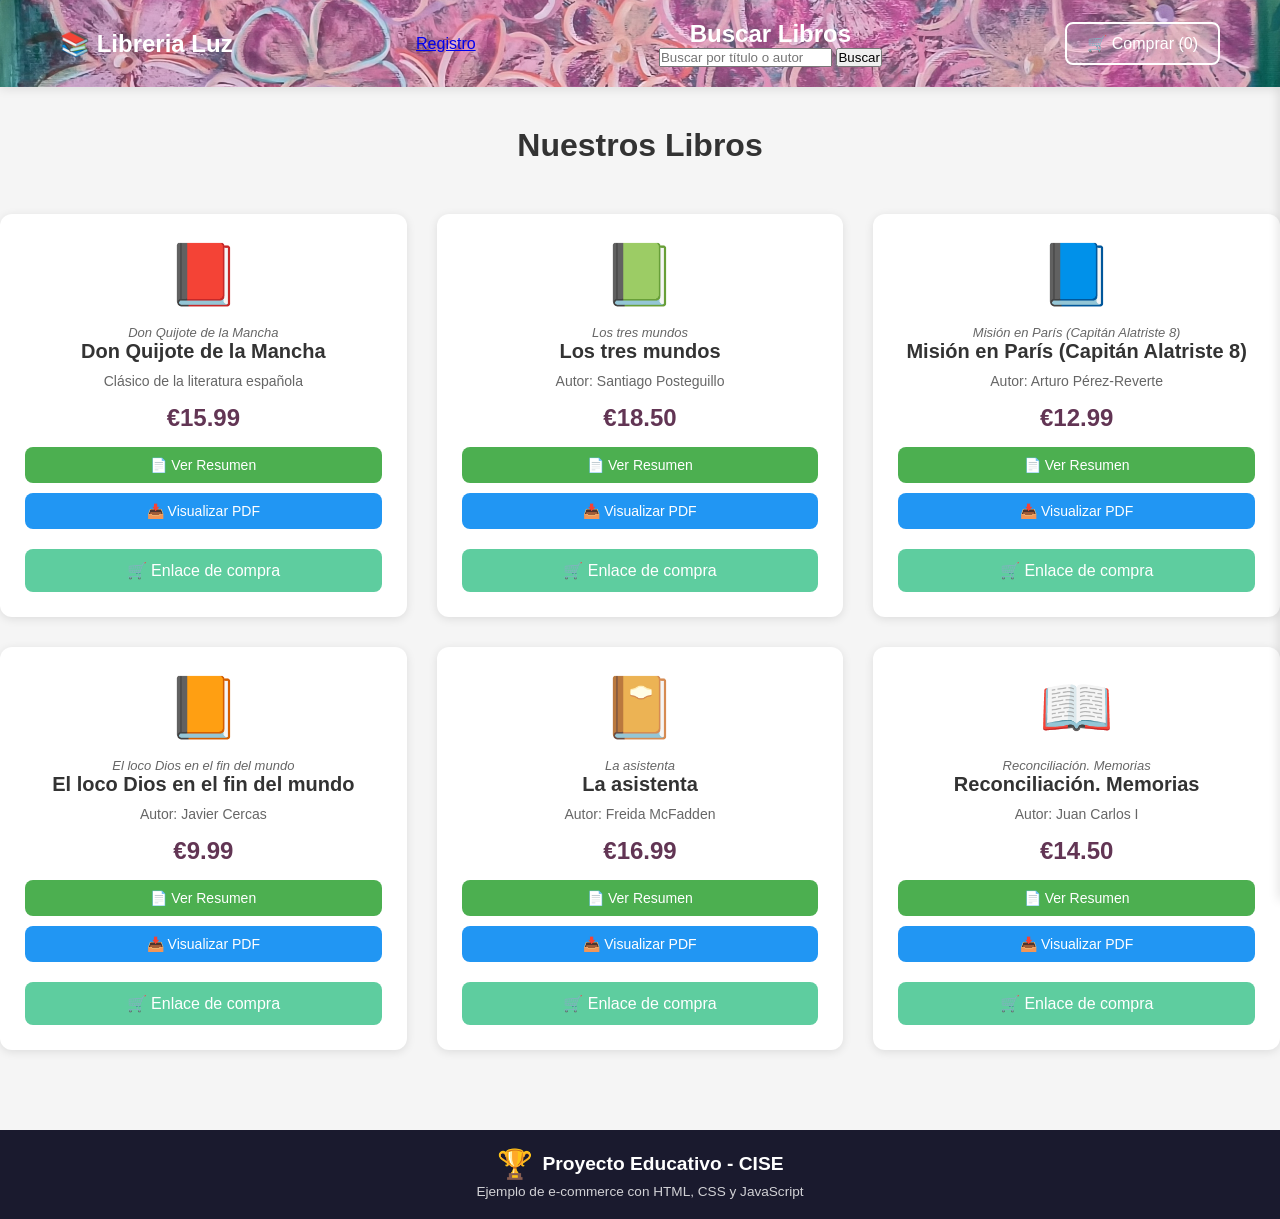
<file: index.html>
<!DOCTYPE html>
<html lang="es">
  <head>
    <meta charset="UTF-8" />
    <meta name="viewport" content="width=device-width, initial-scale=1.0" />
    <title>Libreria Luz</title>
    <link rel="stylesheet" href="css/styles.css" />
  </head>
  <body>
    <!-- Header -->
    <header class="header">
      <div class="container">
        <h1>📚 Libreria Luz</h1>
        <a href="/Registro/index.html" target="_blank" class="logo-link">
          Registro
        </a>

        <div class="search">
          <h1>Buscar Libros</h1>
          <input
            type="text"
            id="busqueda"
            placeholder="Buscar por título o autor"
          />
          <button onclick="buscarLibro()">Buscar</button>
        </div>
        <button class="cart-btn" onclick="toggleCart()">
          🛒 Comprar (<span id="cart-count">0</span>)
        </button>
      </div>

      <div id="resultados"></div>
    </header>



          </div>
        </div>

       
      </div>
      <h2 class="section-title">Nuestros Libros</h2>
      <div class="products-grid" id="products-grid">

    <!-- Productos -->
    <main class="container">
    
        <!-- Los productos se cargan con JavaScript -->
      </div>
    </main>

    <!-- Carrito (Sidebar) -->
    <div class="cart-sidebar" id="cart-sidebar">
      <div class="cart-header">
        <h2>Tu Carrito</h2>
        <button class="close-btn" onclick="toggleCart()">✕</button>
      </div>
      <div class="cart-items" id="cart-items">
        <!-- Los items del carrito se cargan con JavaScript -->
      </div>
      <div class="cart-footer">
        <div class="cart-total">
          <span>Total:</span>
          <span id="cart-total">0.00 €</span>
        </div>
        <button class="checkout-btn" onclick="checkout()">
          Finalizar Compra
        </button>
      </div>
    </div>

    <!-- Overlay -->
    <div class="overlay" id="overlay" onclick="toggleCart()"></div>

    <!-- Footer -->
    <footer class="main-footer">
      <p class="footer-title">
        <span class="icon-cise">🏆</span> Proyecto Educativo - CISE
      </p>
      <p class="footer-subtitle">
        Ejemplo de e-commerce con HTML, CSS y JavaScript
      </p>
    </footer>

    <script src="js/script.js"></script>
  </body>
</html>
</file>
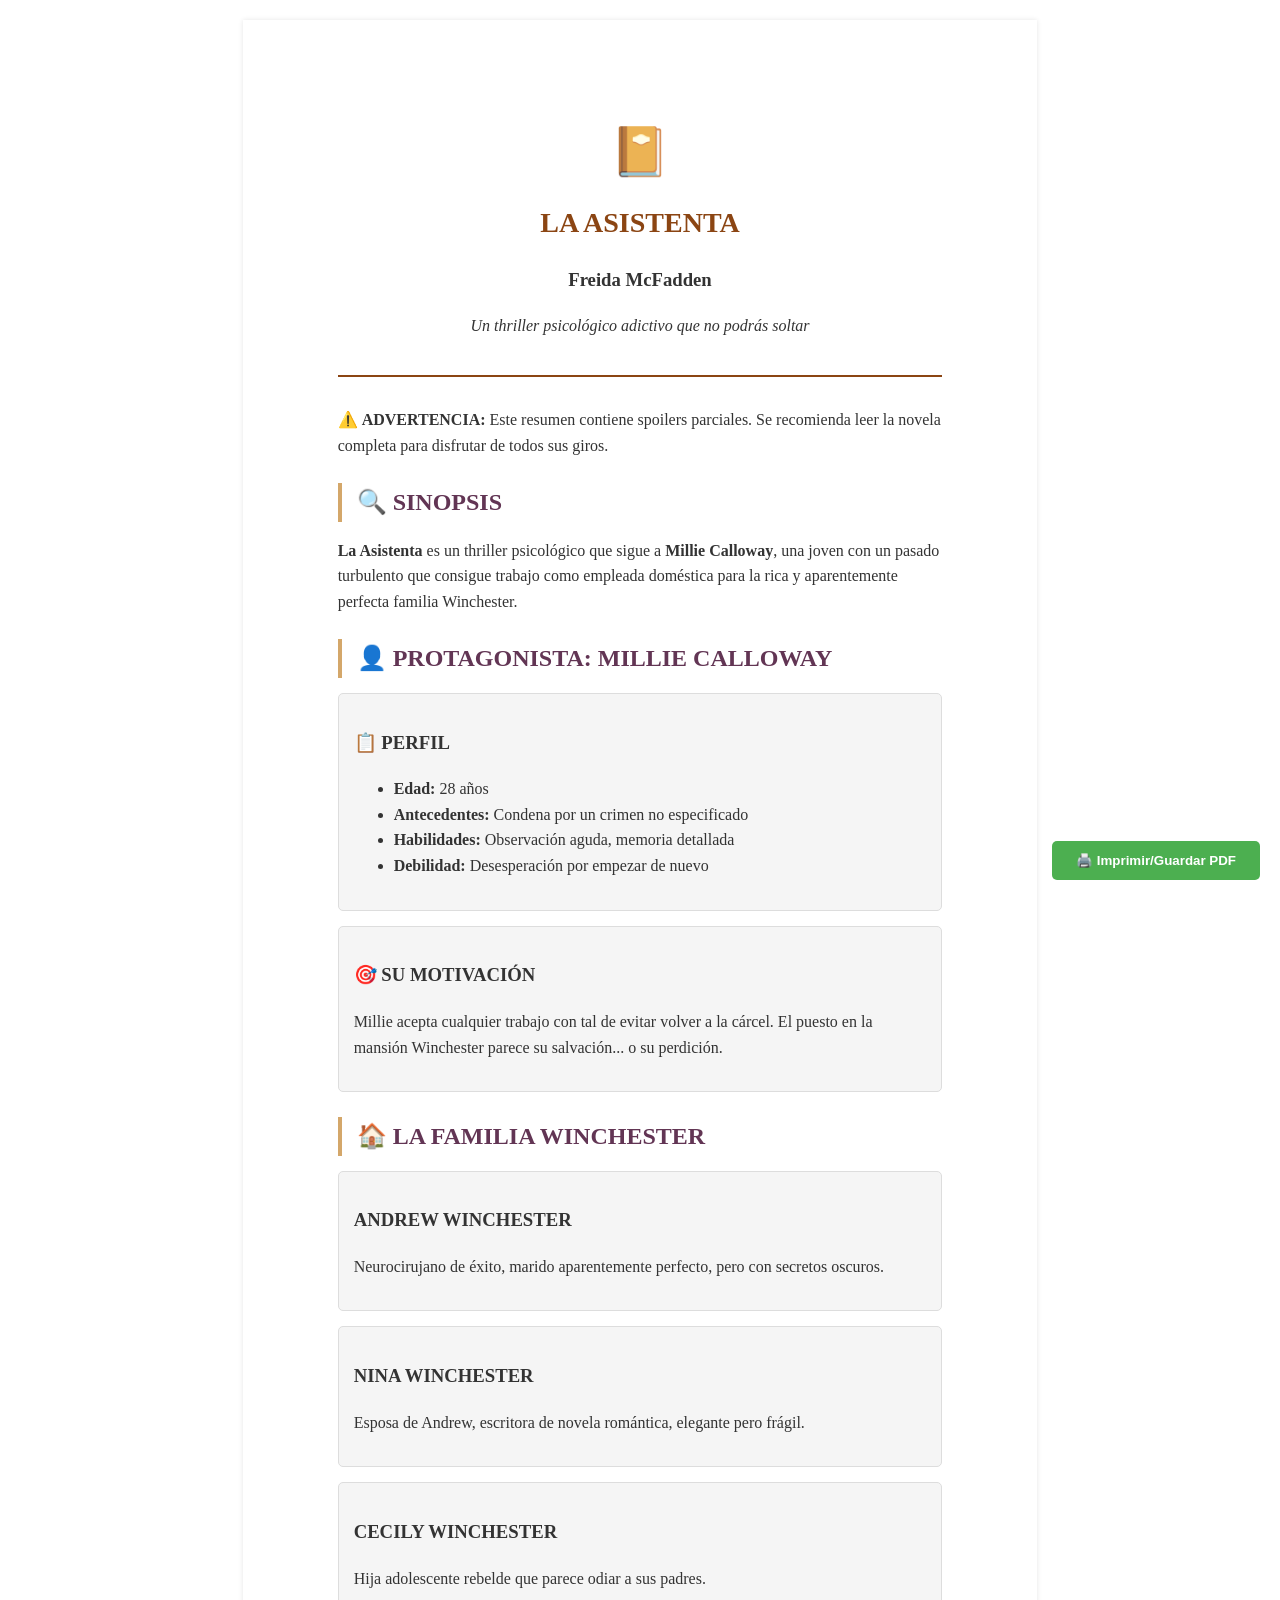
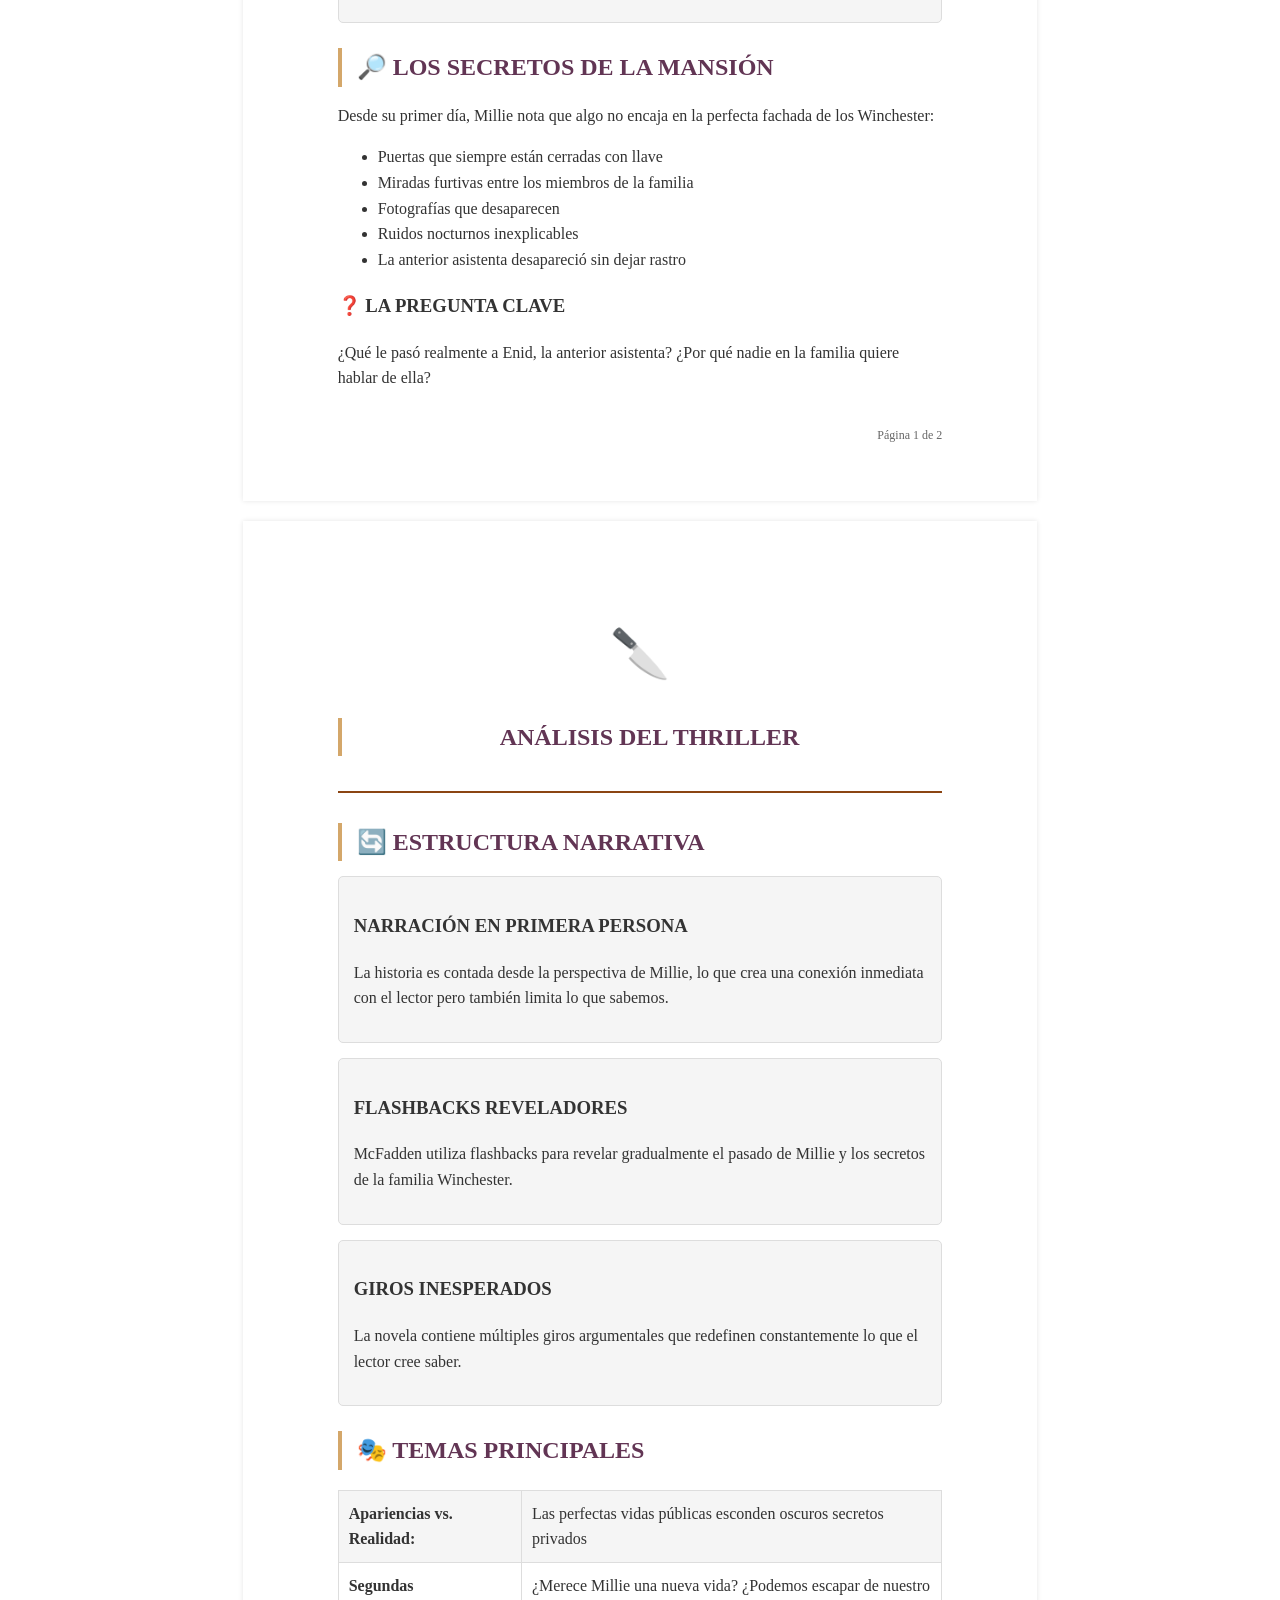
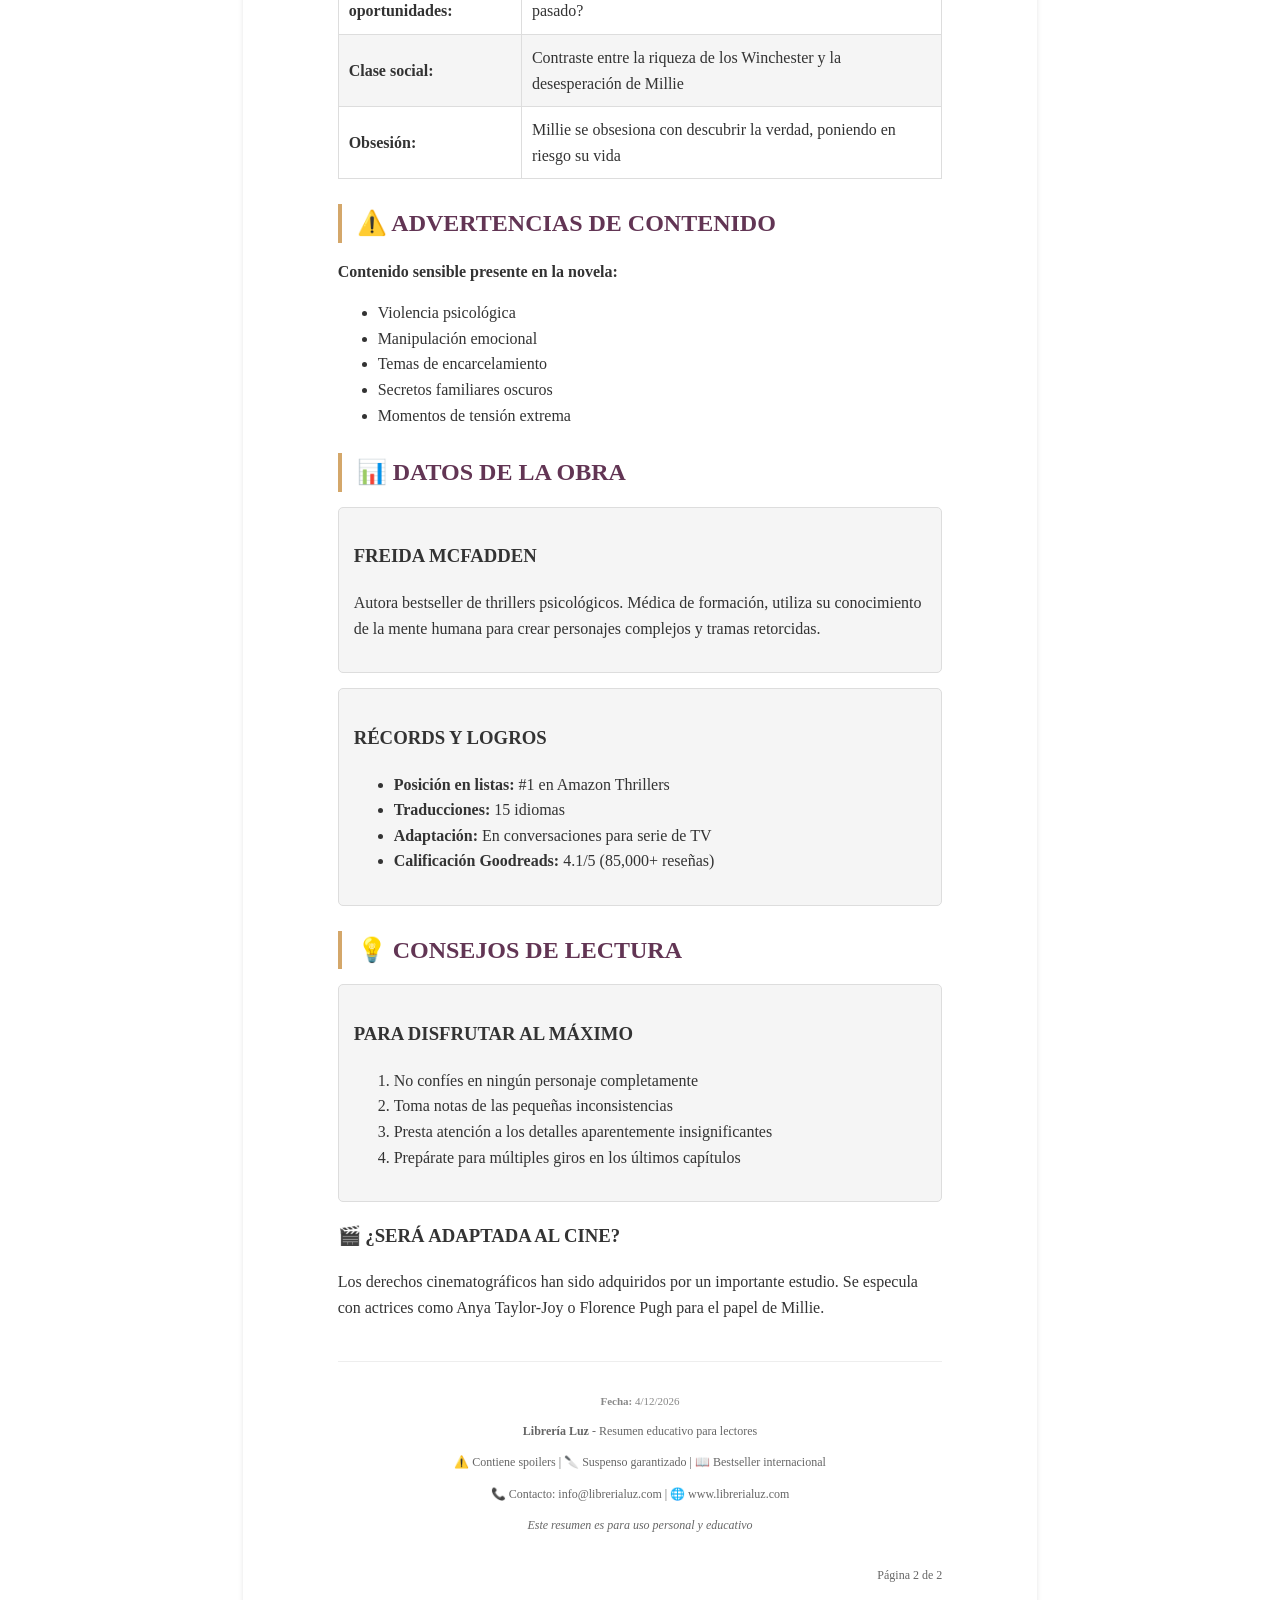
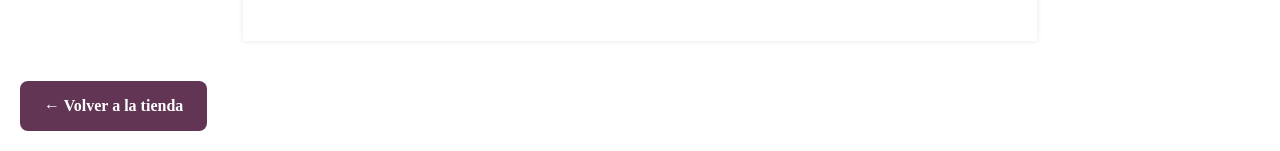
<file: pdfs/aistenta.html>
<!DOCTYPE html>
<html lang="es">
<head>
    <meta charset="UTF-8">
    <meta name="viewport" content="width=device-width, initial-scale=1.0">
    <title>Resumen - La Asistenta</title>
    <link rel="stylesheet" href="../css/pdf_styles.css">
</head>
<body>

    <button class="print-btn" onclick="window.print()">🖨️ Imprimir/Guardar PDF</button>

    <!-- PÁGINA 1 -->
    <div class="pdf-page">
        <div class="header">
            <div class="book-icon">📔</div>
            <h1>LA ASISTENTA</h1>
            <h3>Freida McFadden</h3>
            <p><em>Un thriller psicológico adictivo que no podrás soltar</em></p>
        </div>

        <div class="warning">
            ⚠️ <strong>ADVERTENCIA:</strong> Este resumen contiene spoilers parciales. Se recomienda leer la novela completa para disfrutar de todos sus giros.
        </div>

        <h2>🔍 SINOPSIS</h2>
        <p>
            <strong>La Asistenta</strong> es un thriller psicológico que sigue a <strong>Millie Calloway</strong>, una joven con un pasado turbulento que consigue trabajo como empleada doméstica para la rica y aparentemente perfecta familia Winchester.
        </p>

        <h2>👤 PROTAGONISTA: MILLIE CALLOWAY</h2>
        
        <div class="section">
            <h3>📋 PERFIL</h3>
            <ul>
                <li><strong>Edad:</strong> 28 años</li>
                <li><strong>Antecedentes:</strong> Condena por un crimen no especificado</li>
                <li><strong>Habilidades:</strong> Observación aguda, memoria detallada</li>
                <li><strong>Debilidad:</strong> Desesperación por empezar de nuevo</li>
            </ul>
        </div>

        <div class="section">
            <h3>🎯 SU MOTIVACIÓN</h3>
            <p>Millie acepta cualquier trabajo con tal de evitar volver a la cárcel. El puesto en la mansión Winchester parece su salvación... o su perdición.</p>
        </div>

        <h2>🏠 LA FAMILIA WINCHESTER</h2>
        
        <div class="section">
            <h3>ANDREW WINCHESTER</h3>
            <p>Neurocirujano de éxito, marido aparentemente perfecto, pero con secretos oscuros.</p>
        </div>

        <div class="section">
            <h3>NINA WINCHESTER</h3>
            <p>Esposa de Andrew, escritora de novela romántica, elegante pero frágil.</p>
        </div>

        <div class="section">
            <h3>CECILY WINCHESTER</h3>
            <p>Hija adolescente rebelde que parece odiar a sus padres.</p>
        </div>

        <h2>🔎 LOS SECRETOS DE LA MANSIÓN</h2>
        <p>
            Desde su primer día, Millie nota que algo no encaja en la perfecta fachada de los Winchester:
        </p>
        <ul>
            <li>Puertas que siempre están cerradas con llave</li>
            <li>Miradas furtivas entre los miembros de la familia</li>
            <li>Fotografías que desaparecen</li>
            <li>Ruidos nocturnos inexplicables</li>
            <li>La anterior asistenta desapareció sin dejar rastro</li>
        </ul>

        <div class="mystery-box">
            <h3>❓ LA PREGUNTA CLAVE</h3>
            <p>¿Qué le pasó realmente a Enid, la anterior asistenta? ¿Por qué nadie en la familia quiere hablar de ella?</p>
        </div>

        <div class="page-number">Página 1 de 2</div>
    </div>

    <!-- PÁGINA 2 -->
    <div class="pdf-page">
        <div class="header">
            <div class="book-icon">🔪</div>
            <h2>ANÁLISIS DEL THRILLER</h2>
        </div>

        <h2>🔄 ESTRUCTURA NARRATIVA</h2>
        
        <div class="section">
            <h3>NARRACIÓN EN PRIMERA PERSONA</h3>
            <p>La historia es contada desde la perspectiva de Millie, lo que crea una conexión inmediata con el lector pero también limita lo que sabemos.</p>
        </div>

        <div class="section">
            <h3>FLASHBACKS REVELADORES</h3>
            <p>McFadden utiliza flashbacks para revelar gradualmente el pasado de Millie y los secretos de la familia Winchester.</p>
        </div>

        <div class="section">
            <h3>GIROS INESPERADOS</h3>
            <p>La novela contiene múltiples giros argumentales que redefinen constantemente lo que el lector cree saber.</p>
        </div>

        <h2>🎭 TEMAS PRINCIPALES</h2>
        <table style="width:100%; border-collapse: collapse; margin: 20px 0;">
            <tr style="background: #f5f5f5;">
                <td style="padding: 10px; border: 1px solid #ddd;"><strong>Apariencias vs. Realidad:</strong></td>
                <td style="padding: 10px; border: 1px solid #ddd;">Las perfectas vidas públicas esconden oscuros secretos privados</td>
            </tr>
            <tr>
                <td style="padding: 10px; border: 1px solid #ddd;"><strong>Segundas oportunidades:</strong></td>
                <td style="padding: 10px; border: 1px solid #ddd;">¿Merece Millie una nueva vida? ¿Podemos escapar de nuestro pasado?</td>
            </tr>
            <tr style="background: #f5f5f5;">
                <td style="padding: 10px; border: 1px solid #ddd;"><strong>Clase social:</strong></td>
                <td style="padding: 10px; border: 1px solid #ddd;">Contraste entre la riqueza de los Winchester y la desesperación de Millie</td>
            </tr>
            <tr>
                <td style="padding: 10px; border: 1px solid #ddd;"><strong>Obsesión:</strong></td>
                <td style="padding: 10px; border: 1px solid #ddd;">Millie se obsesiona con descubrir la verdad, poniendo en riesgo su vida</td>
            </tr>
        </table>

        <h2>⚠️ ADVERTENCIAS DE CONTENIDO</h2>
        <div class="warning">
            <p><strong>Contenido sensible presente en la novela:</strong></p>
            <ul>
                <li>Violencia psicológica</li>
                <li>Manipulación emocional</li>
                <li>Temas de encarcelamiento</li>
                <li>Secretos familiares oscuros</li>
                <li>Momentos de tensión extrema</li>
            </ul>
        </div>

        <h2>📊 DATOS DE LA OBRA</h2>
        <div class="section">
            <h3>FREIDA MCFADDEN</h3>
            <p>Autora bestseller de thrillers psicológicos. Médica de formación, utiliza su conocimiento de la mente humana para crear personajes complejos y tramas retorcidas.</p>
        </div>

        <div class="section">
            <h3>RÉCORDS Y LOGROS</h3>
            <ul>
                <li><strong>Posición en listas:</strong> #1 en Amazon Thrillers</li>
                <li><strong>Traducciones:</strong> 15 idiomas</li>
                <li><strong>Adaptación:</strong> En conversaciones para serie de TV</li>
                <li><strong>Calificación Goodreads:</strong> 4.1/5 (85,000+ reseñas)</li>
            </ul>
        </div>

        <h2>💡 CONSEJOS DE LECTURA</h2>
        <div class="section">
            <h3>PARA DISFRUTAR AL MÁXIMO</h3>
            <ol>
                <li>No confíes en ningún personaje completamente</li>
                <li>Toma notas de las pequeñas inconsistencias</li>
                <li>Presta atención a los detalles aparentemente insignificantes</li>
                <li>Prepárate para múltiples giros en los últimos capítulos</li>
            </ol>
        </div>

        <div class="mystery-box">
            <h3>🎬 ¿SERÁ ADAPTADA AL CINE?</h3>
            <p>Los derechos cinematográficos han sido adquiridos por un importante estudio. Se especula con actrices como Anya Taylor-Joy o Florence Pugh para el papel de Millie.</p>
        </div>

        <div class="footer">
            <p><strong>Librería Luz</strong> - Resumen educativo para lectores</p>
            <p>⚠️ Contiene spoilers | 🔪 Suspenso garantizado | 📖 Bestseller internacional</p>
            <p>📞 Contacto: info@librerialuz.com | 🌐 www.librerialuz.com</p>
            <p><em>Este resumen es para uso personal y educativo</em></p>
        </div>

        <div class="page-number">Página 2 de 2</div>
    </div>

  <script src="../js/pdf_script.js"></script>
<a href="../main.html" class="btn-volver">← Volver a la tienda</a>
</body>

</html>
</file>
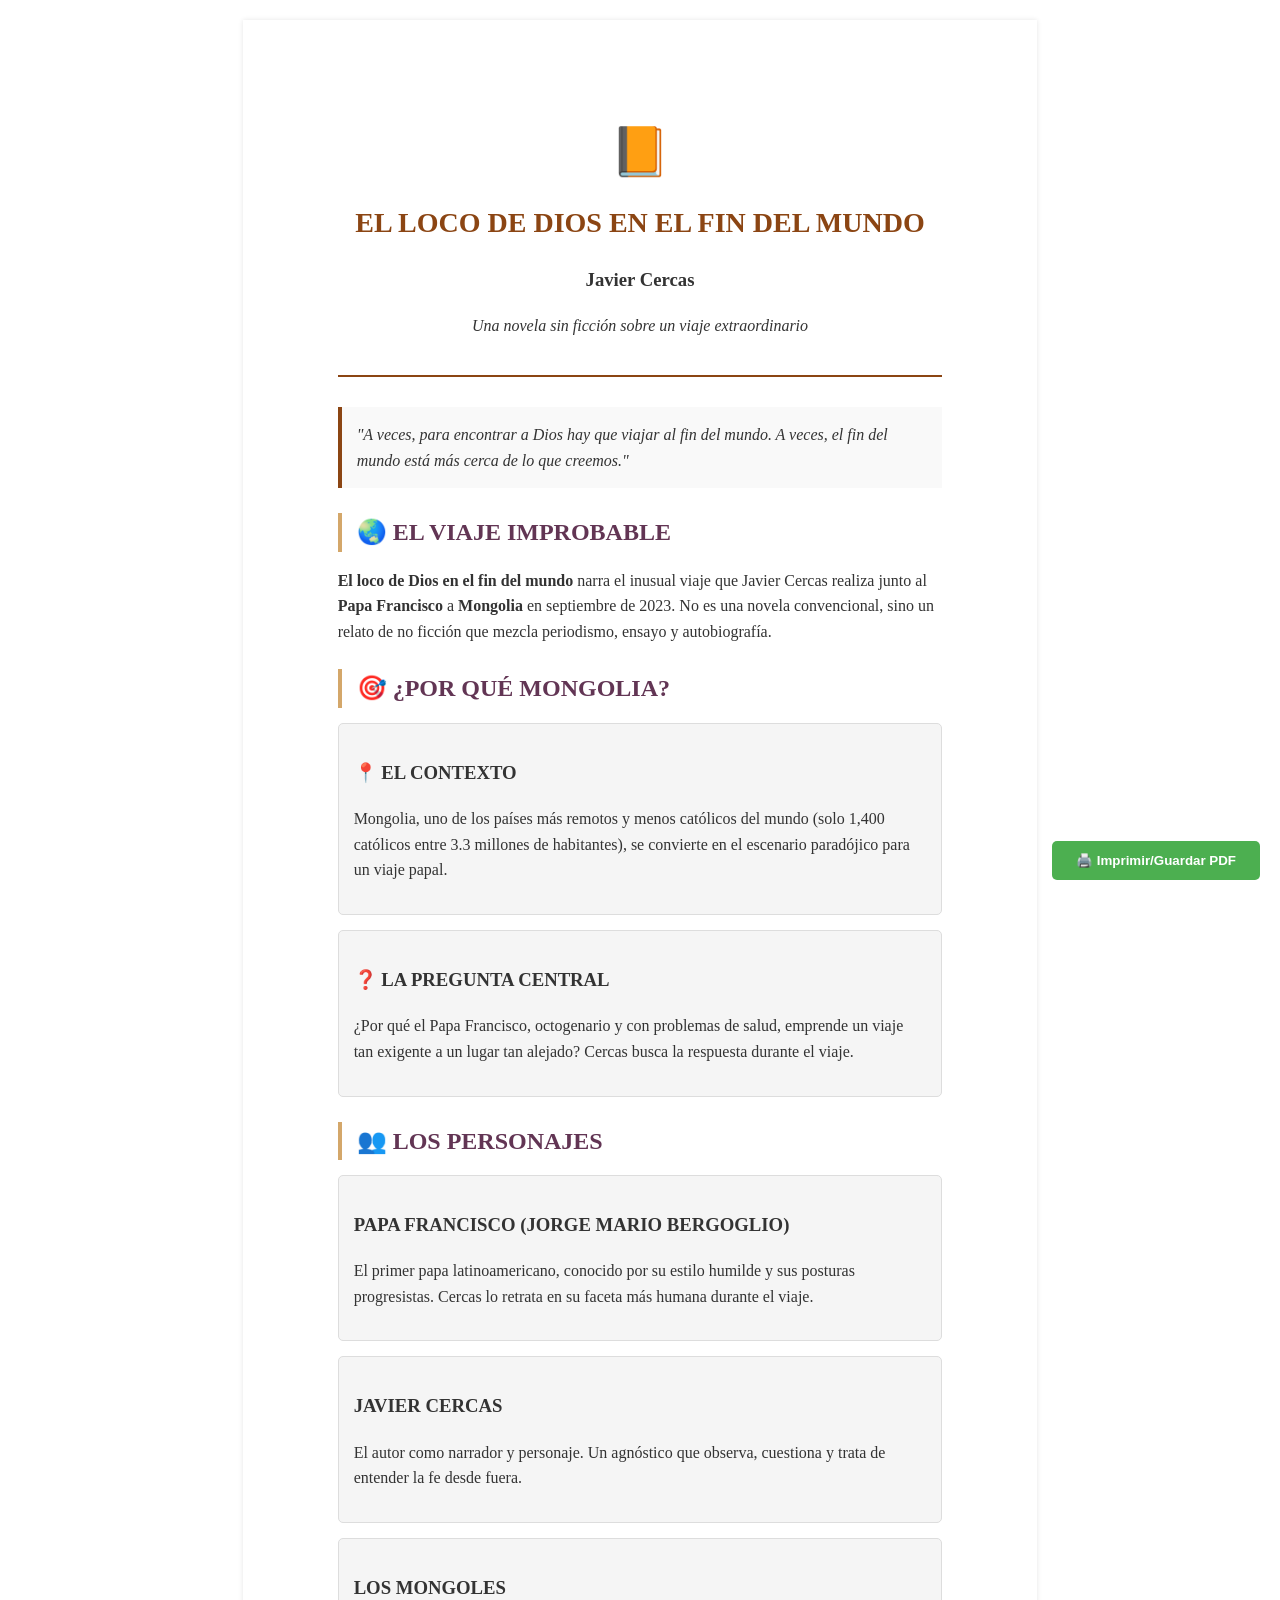
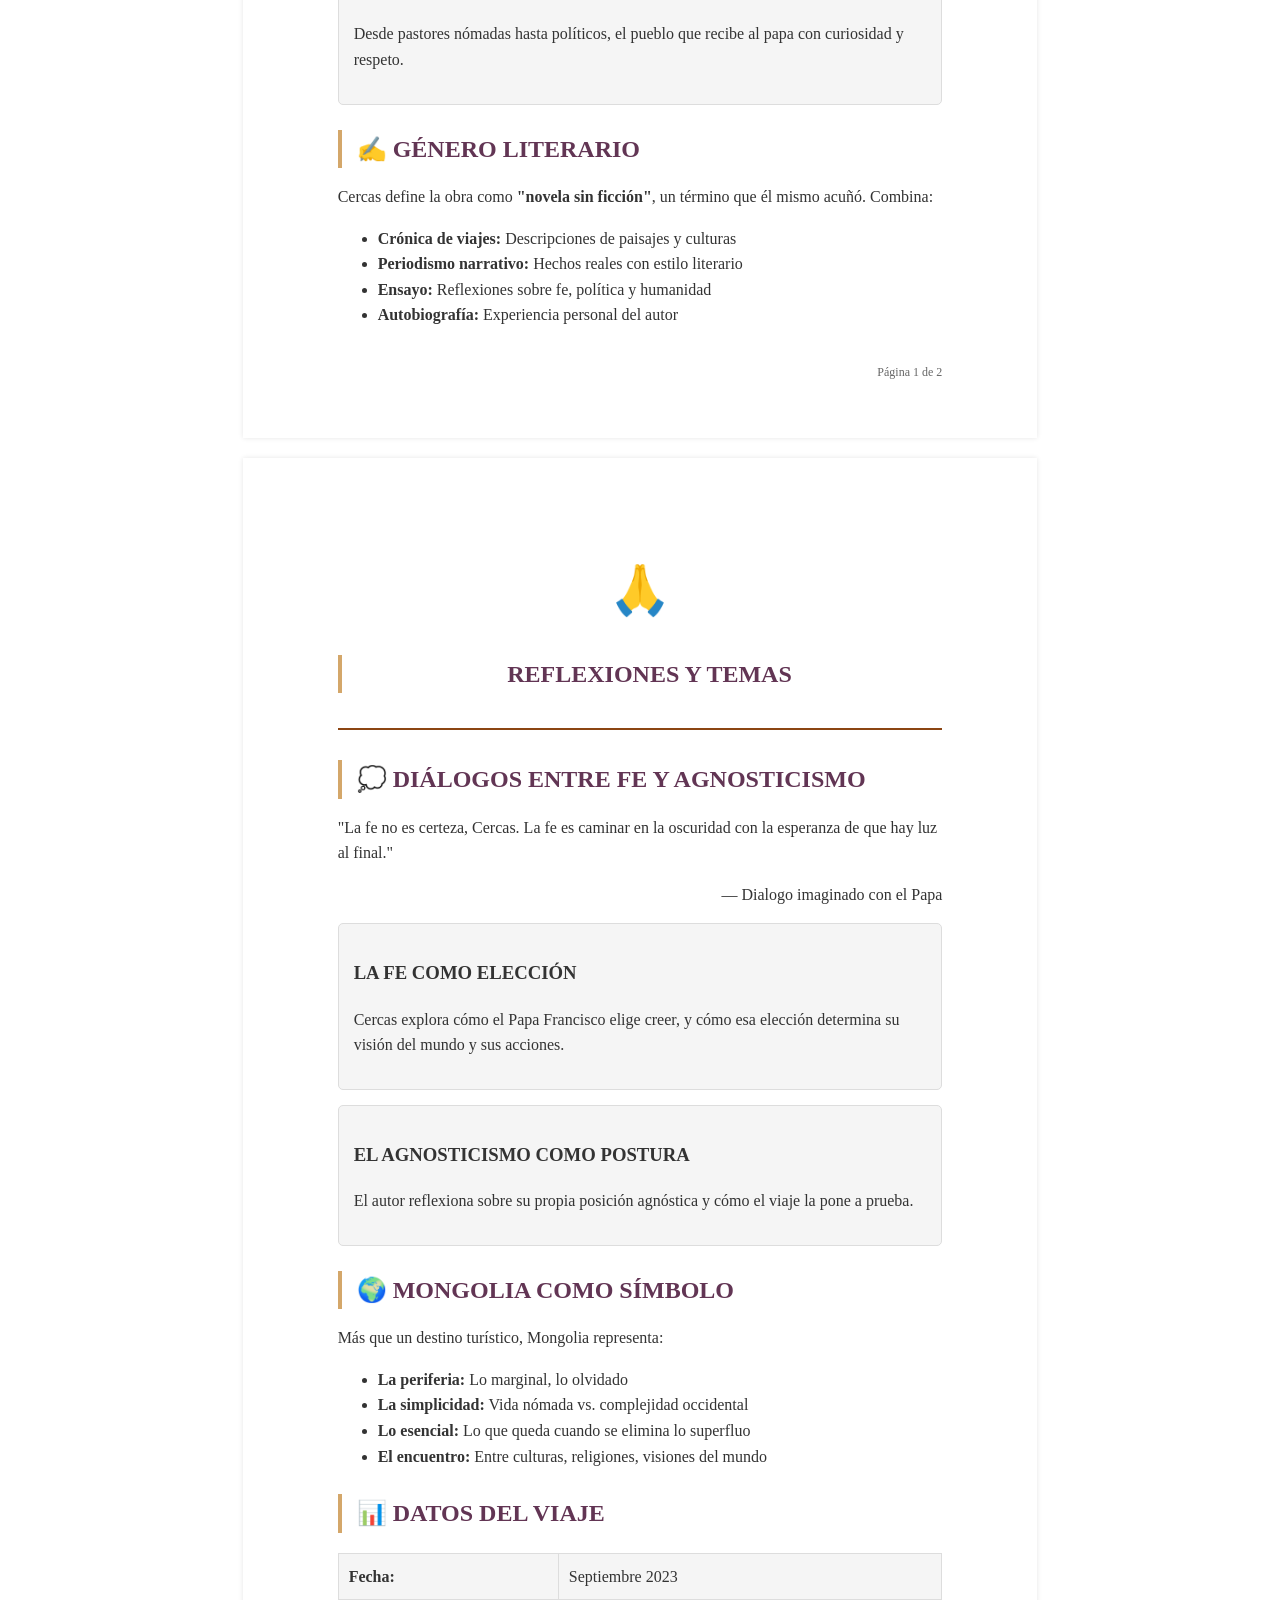
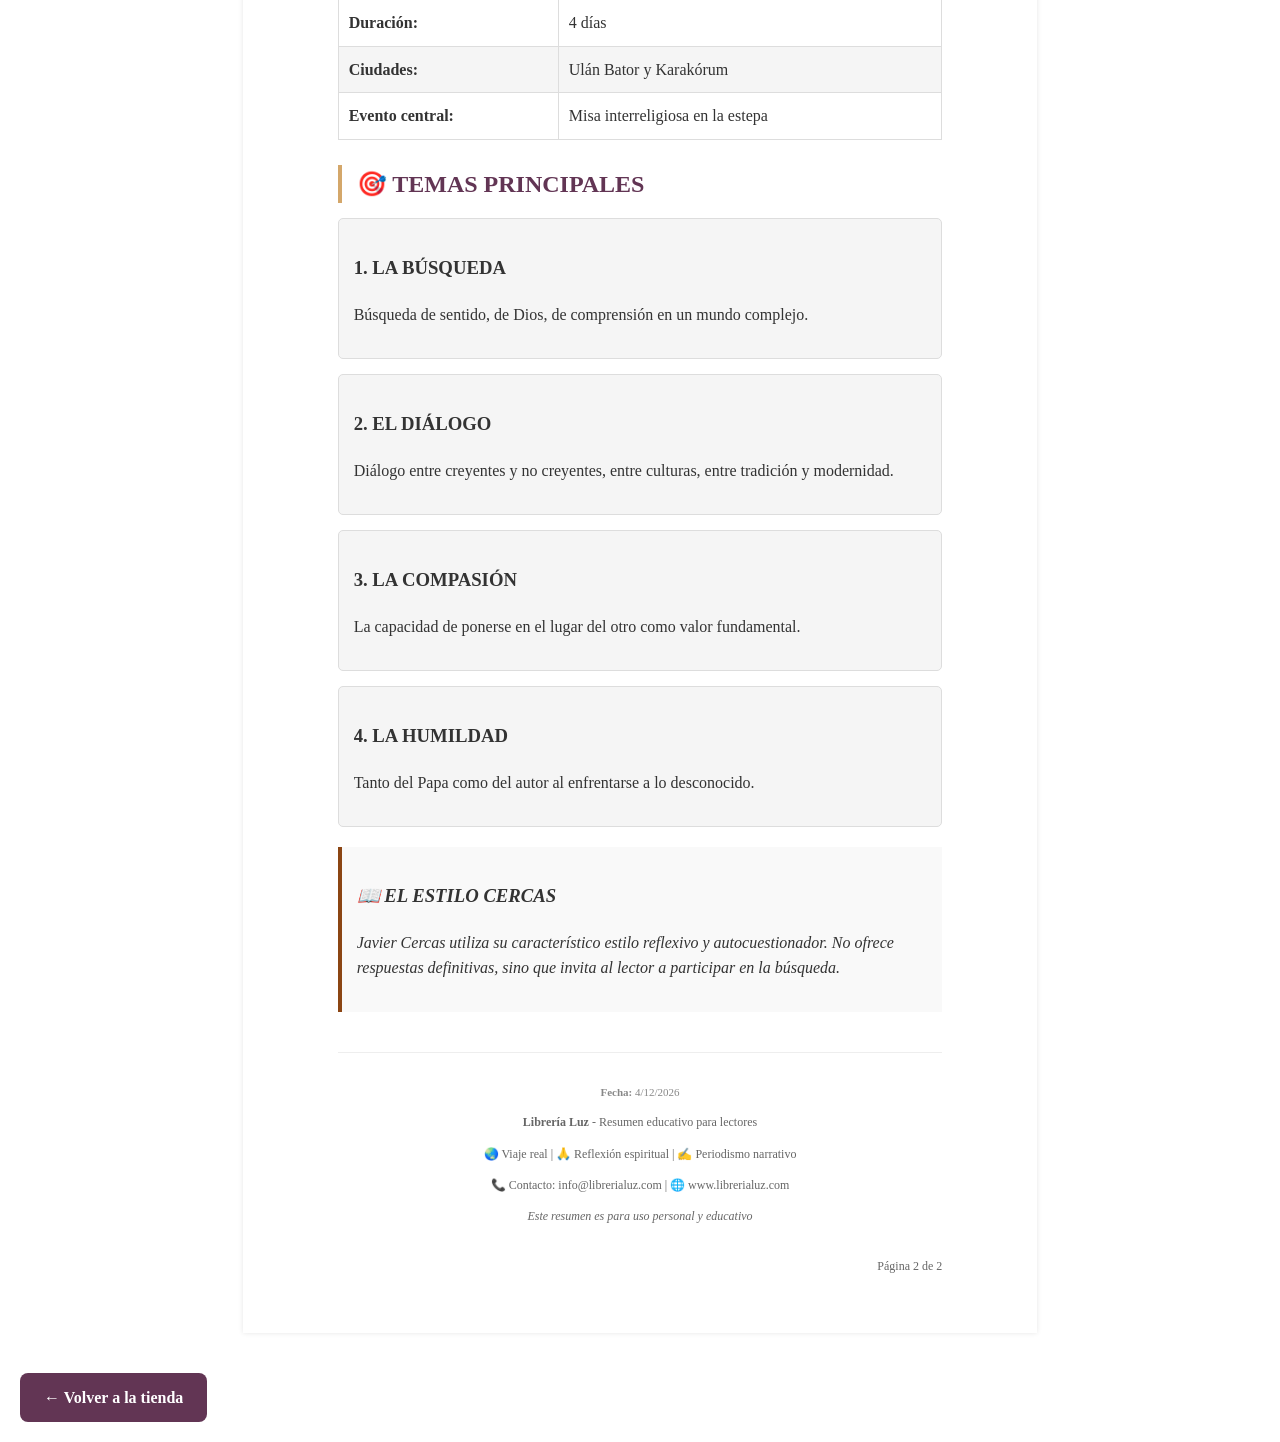
<file: pdfs/locos_dios.html>
<!DOCTYPE html>
<html lang="es">
<head>
    <meta charset="UTF-8">
    <meta name="viewport" content="width=device-width, initial-scale=1.0">
    <title>Resumen - El loco Dios en el fin del mundo</title>
    <link rel="stylesheet" href="../css/pdf_styles.css">
</head>
    
<body>

    <button class="print-btn" onclick="window.print()">🖨️ Imprimir/Guardar PDF</button>

    <!-- PÁGINA 1 -->
    <div class="pdf-page">
        <div class="header">
            <div class="book-icon">📙</div>
            <h1>EL LOCO DE DIOS EN EL FIN DEL MUNDO</h1>
            <h3>Javier Cercas</h3>
            <p><em>Una novela sin ficción sobre un viaje extraordinario</em></p>
        </div>

        <div class="highlight">
            "A veces, para encontrar a Dios hay que viajar al fin del mundo. A veces, el fin del mundo está más cerca de lo que creemos."
        </div>

        <h2>🌏 EL VIAJE IMPROBABLE</h2>
        <p>
            <strong>El loco de Dios en el fin del mundo</strong> narra el inusual viaje que Javier Cercas realiza junto al <strong>Papa Francisco</strong> a <strong>Mongolia</strong> en septiembre de 2023. No es una novela convencional, sino un relato de no ficción que mezcla periodismo, ensayo y autobiografía.
        </p>

        <h2>🎯 ¿POR QUÉ MONGOLIA?</h2>
        
        <div class="section">
            <h3>📍 EL CONTEXTO</h3>
            <p>Mongolia, uno de los países más remotos y menos católicos del mundo (solo 1,400 católicos entre 3.3 millones de habitantes), se convierte en el escenario paradójico para un viaje papal.</p>
        </div>

        <div class="section">
            <h3>❓ LA PREGUNTA CENTRAL</h3>
            <p>¿Por qué el Papa Francisco, octogenario y con problemas de salud, emprende un viaje tan exigente a un lugar tan alejado? Cercas busca la respuesta durante el viaje.</p>
        </div>

        <h2>👥 LOS PERSONAJES</h2>
        
        <div class="section">
            <h3>PAPA FRANCISCO (JORGE MARIO BERGOGLIO)</h3>
            <p>El primer papa latinoamericano, conocido por su estilo humilde y sus posturas progresistas. Cercas lo retrata en su faceta más humana durante el viaje.</p>
        </div>

        <div class="section">
            <h3>JAVIER CERCAS</h3>
            <p>El autor como narrador y personaje. Un agnóstico que observa, cuestiona y trata de entender la fe desde fuera.</p>
        </div>

        <div class="section">
            <h3>LOS MONGOLES</h3>
            <p>Desde pastores nómadas hasta políticos, el pueblo que recibe al papa con curiosidad y respeto.</p>
        </div>

        <h2>✍️ GÉNERO LITERARIO</h2>
        <p>
            Cercas define la obra como <strong>"novela sin ficción"</strong>, un término que él mismo acuñó. Combina:
        </p>
        <ul>
            <li><strong>Crónica de viajes:</strong> Descripciones de paisajes y culturas</li>
            <li><strong>Periodismo narrativo:</strong> Hechos reales con estilo literario</li>
            <li><strong>Ensayo:</strong> Reflexiones sobre fe, política y humanidad</li>
            <li><strong>Autobiografía:</strong> Experiencia personal del autor</li>
        </ul>

        <div class="page-number">Página 1 de 2</div>
    </div>

    <!-- PÁGINA 2 -->
    <div class="pdf-page">
        <div class="header">
            <div class="book-icon">🙏</div>
            <h2>REFLEXIONES Y TEMAS</h2>
        </div>

        <h2>💭 DIÁLOGOS ENTRE FE Y AGNOSTICISMO</h2>
        
        <div class="quote-box">
            <p>"La fe no es certeza, Cercas. La fe es caminar en la oscuridad con la esperanza de que hay luz al final."</p>
            <p style="text-align: right; margin-top: 10px;">— Dialogo imaginado con el Papa</p>
        </div>

        <div class="section">
            <h3>LA FE COMO ELECCIÓN</h3>
            <p>Cercas explora cómo el Papa Francisco elige creer, y cómo esa elección determina su visión del mundo y sus acciones.</p>
        </div>

        <div class="section">
            <h3>EL AGNOSTICISMO COMO POSTURA</h3>
            <p>El autor reflexiona sobre su propia posición agnóstica y cómo el viaje la pone a prueba.</p>
        </div>

        <h2>🌍 MONGOLIA COMO SÍMBOLO</h2>
        <p>
            Más que un destino turístico, Mongolia representa:
        </p>
        <ul>
            <li><strong>La periferia:</strong> Lo marginal, lo olvidado</li>
            <li><strong>La simplicidad:</strong> Vida nómada vs. complejidad occidental</li>
            <li><strong>Lo esencial:</strong> Lo que queda cuando se elimina lo superfluo</li>
            <li><strong>El encuentro:</strong> Entre culturas, religiones, visiones del mundo</li>
        </ul>

        <h2>📊 DATOS DEL VIAJE</h2>
        <table style="width:100%; border-collapse: collapse; margin: 20px 0;">
            <tr style="background: #f5f5f5;">
                <td style="padding: 10px; border: 1px solid #ddd;"><strong>Fecha:</strong></td>
                <td style="padding: 10px; border: 1px solid #ddd;">Septiembre 2023</td>
            </tr>
            <tr>
                <td style="padding: 10px; border: 1px solid #ddd;"><strong>Duración:</strong></td>
                <td style="padding: 10px; border: 1px solid #ddd;">4 días</td>
            </tr>
            <tr style="background: #f5f5f5;">
                <td style="padding: 10px; border: 1px solid #ddd;"><strong>Ciudades:</strong></td>
                <td style="padding: 10px; border: 1px solid #ddd;">Ulán Bator y Karakórum</td>
            </tr>
            <tr>
                <td style="padding: 10px; border: 1px solid #ddd;"><strong>Evento central:</strong></td>
                <td style="padding: 10px; border: 1px solid #ddd;">Misa interreligiosa en la estepa</td>
            </tr>
        </table>

        <h2>🎯 TEMAS PRINCIPALES</h2>
        <div class="section">
            <h3>1. LA BÚSQUEDA</h3>
            <p>Búsqueda de sentido, de Dios, de comprensión en un mundo complejo.</p>
        </div>

        <div class="section">
            <h3>2. EL DIÁLOGO</h3>
            <p>Diálogo entre creyentes y no creyentes, entre culturas, entre tradición y modernidad.</p>
        </div>

        <div class="section">
            <h3>3. LA COMPASIÓN</h3>
            <p>La capacidad de ponerse en el lugar del otro como valor fundamental.</p>
        </div>

        <div class="section">
            <h3>4. LA HUMILDAD</h3>
            <p>Tanto del Papa como del autor al enfrentarse a lo desconocido.</p>
        </div>

        <div class="highlight">
            <h3>📖 EL ESTILO CERCAS</h3>
            <p>Javier Cercas utiliza su característico estilo reflexivo y autocuestionador. No ofrece respuestas definitivas, sino que invita al lector a participar en la búsqueda.</p>
        </div>

        <div class="footer">
            <p><strong>Librería Luz</strong> - Resumen educativo para lectores</p>
            <p>🌏 Viaje real | 🙏 Reflexión espiritual | ✍️ Periodismo narrativo</p>
            <p>📞 Contacto: info@librerialuz.com | 🌐 www.librerialuz.com</p>
            <p><em>Este resumen es para uso personal y educativo</em></p>
        </div>

        <div class="page-number">Página 2 de 2</div>
    </div>

  <script src="../js/pdf_script.js"></script>
<a href="../main.html" class="btn-volver">← Volver a la tienda</a>
</body>
</html>
</file>
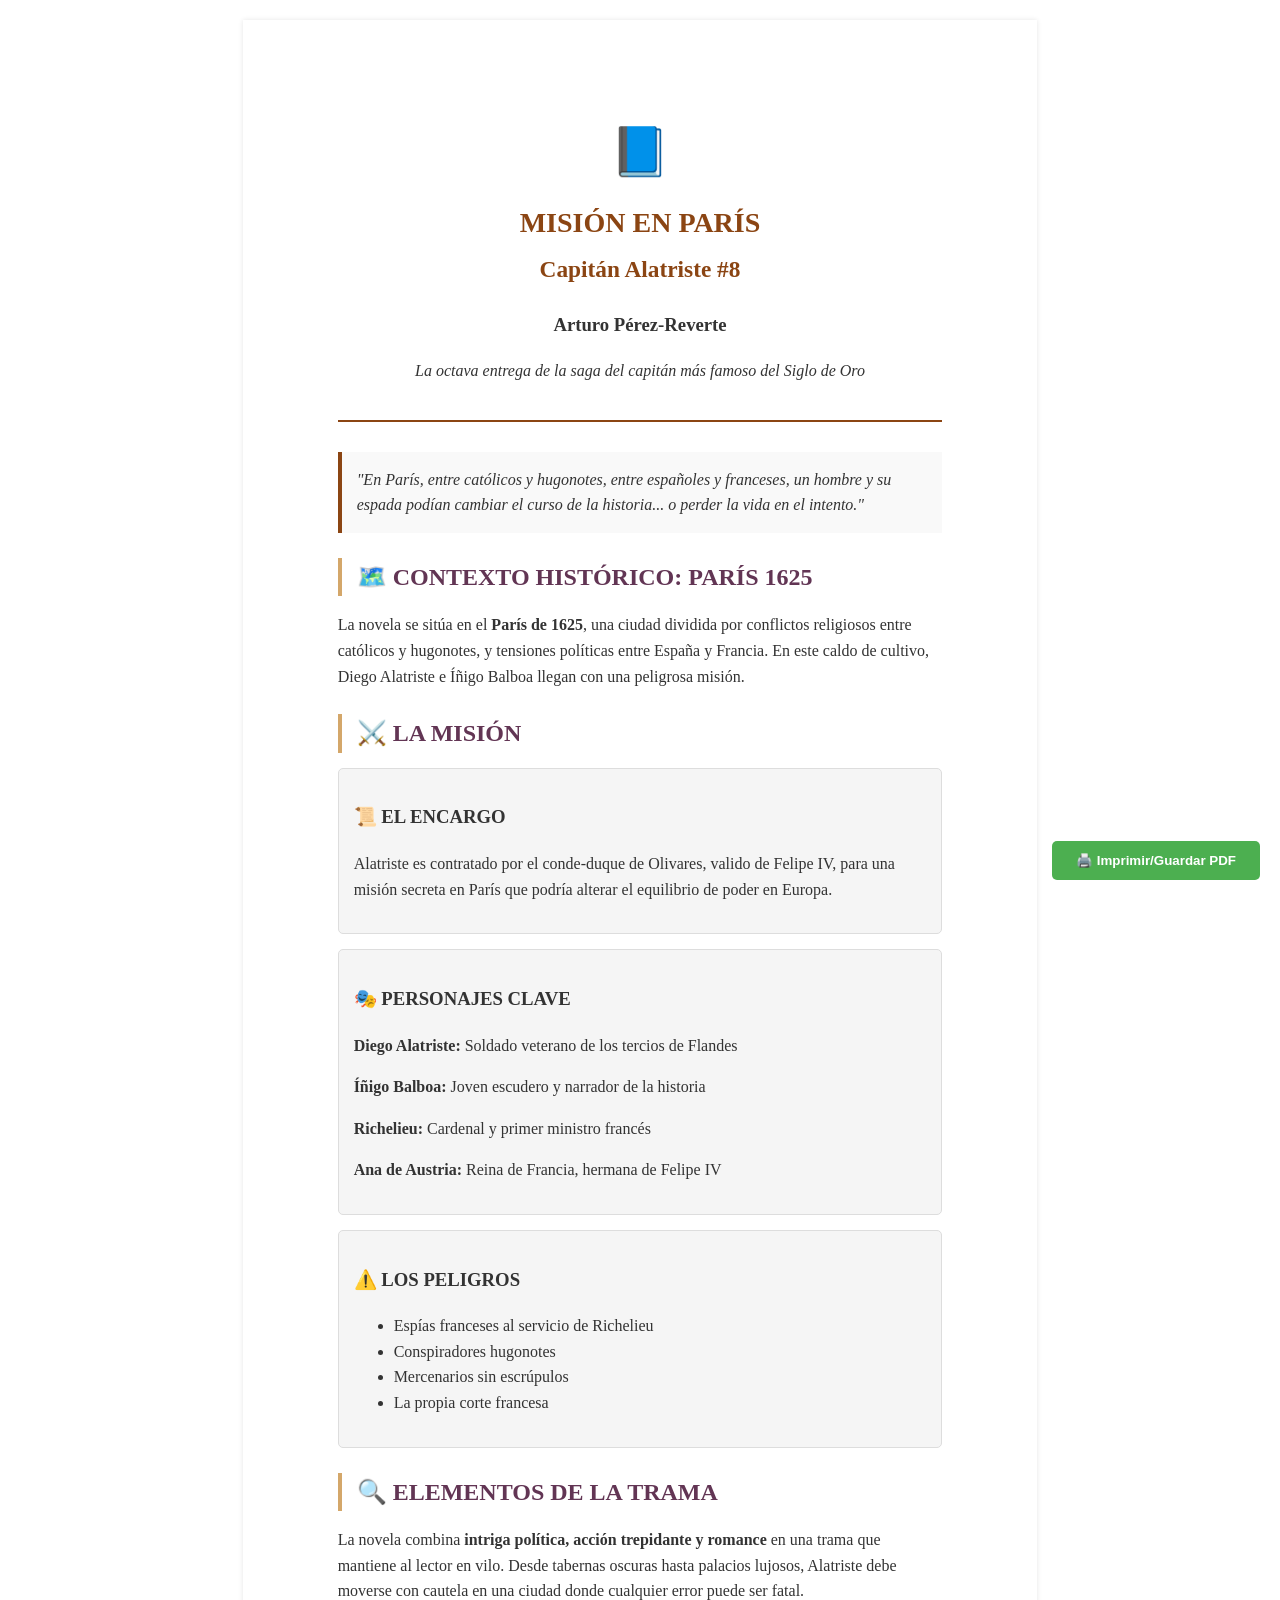
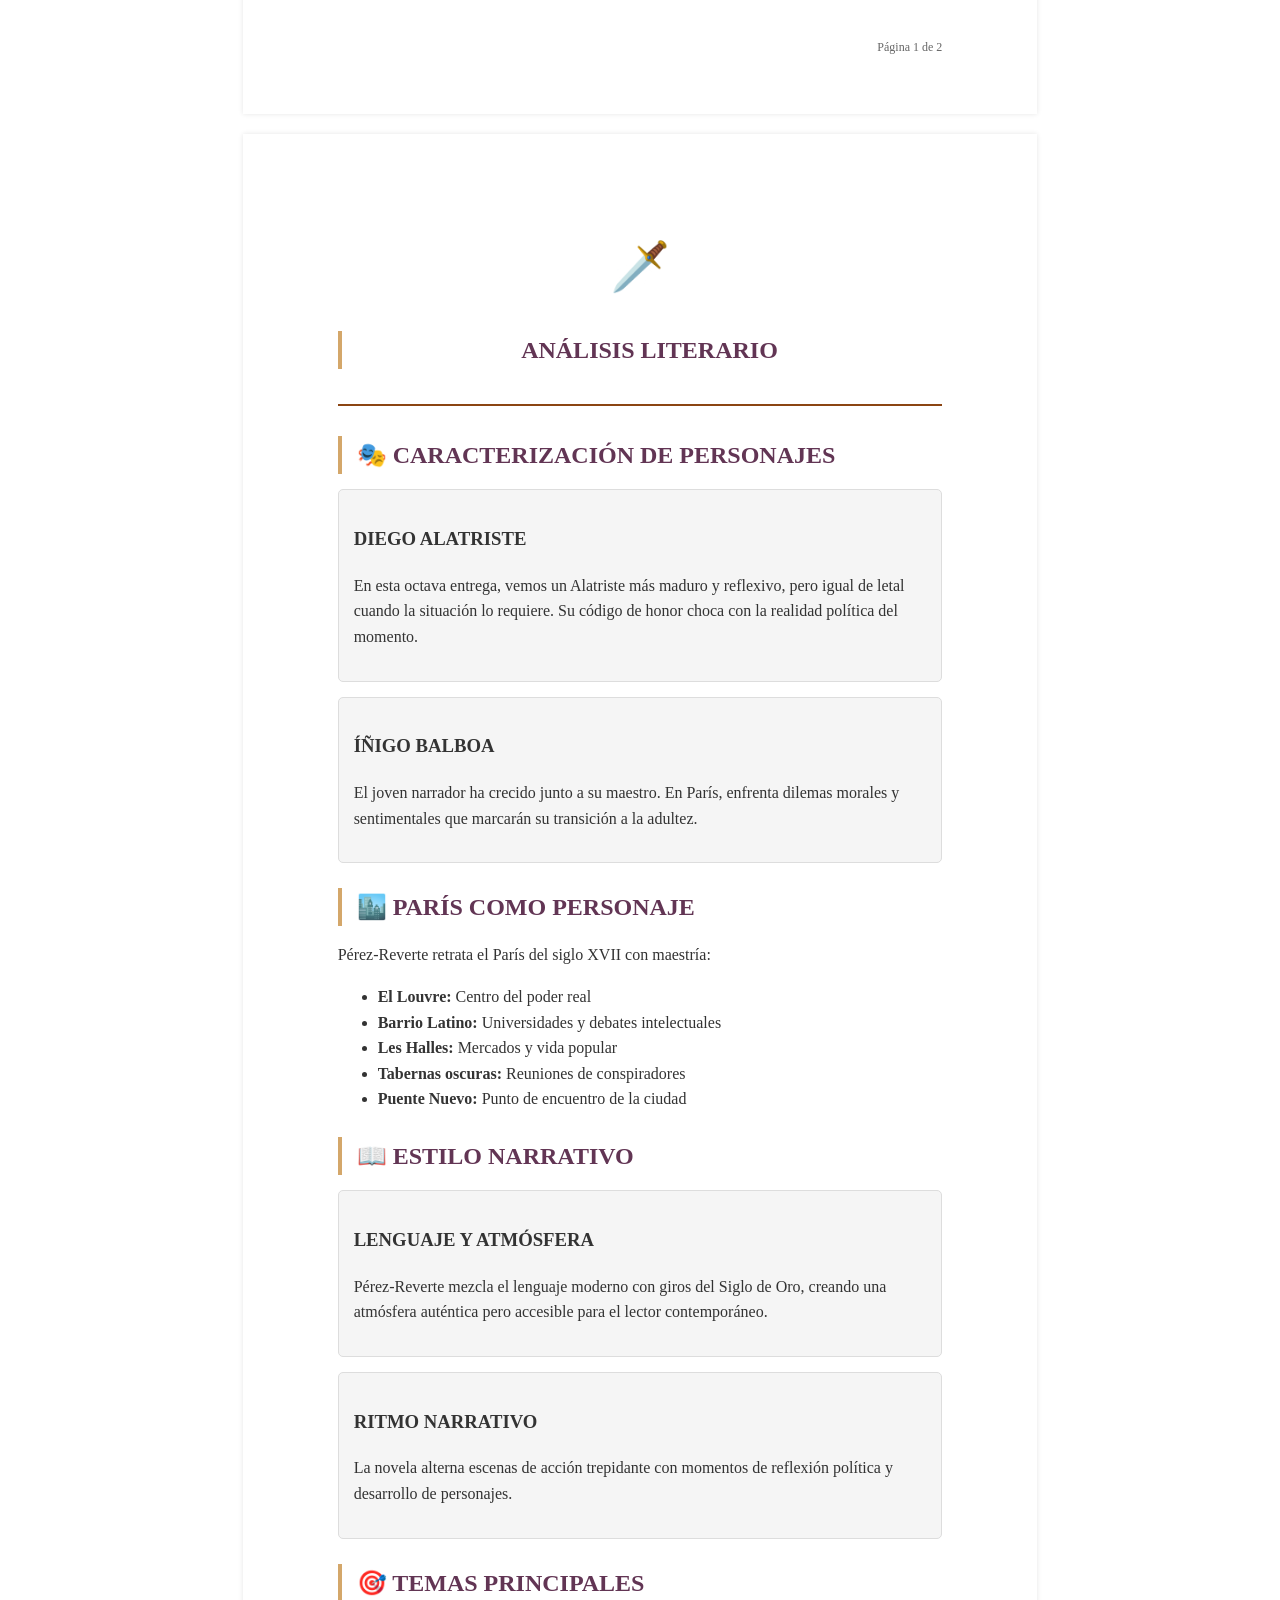
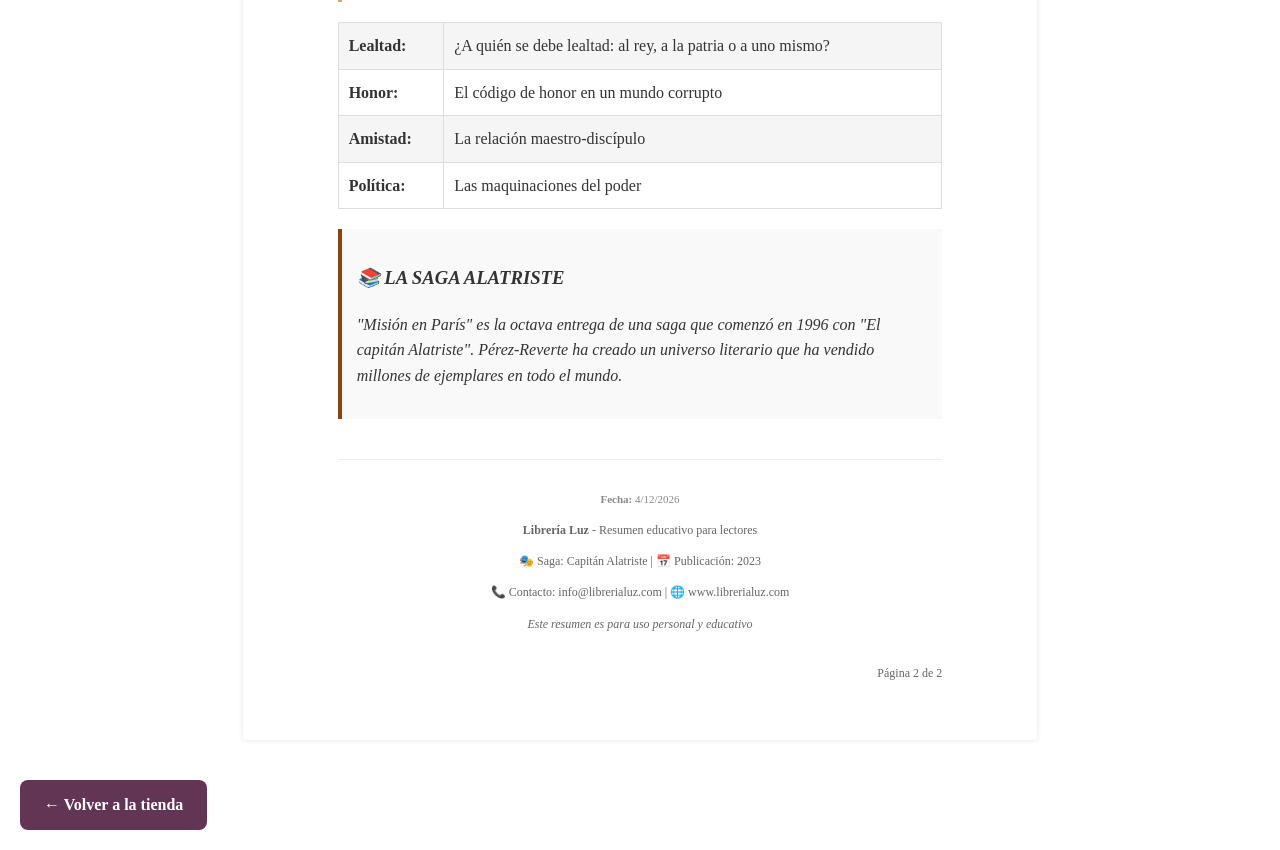
<file: pdfs/mision_paris.html>
<!DOCTYPE html>
<html lang="es">
<head>
    <meta charset="UTF-8">
    <meta name="viewport" content="width=device-width, initial-scale=1.0">
    <title>Resumen - Misión en París</title>
    <link rel="stylesheet" href="../css/pdf_styles.css">
    
</head>
<body>

    <button class="print-btn" onclick="window.print()">🖨️ Imprimir/Guardar PDF</button>

    <!-- PÁGINA 1 -->
    <div class="pdf-page">
        <div class="header">
            <div class="book-icon">📘</div>
            <h1>MISIÓN EN PARÍS<br><small>Capitán Alatriste #8</small></h1>
            <h3>Arturo Pérez-Reverte</h3>
            <p><em>La octava entrega de la saga del capitán más famoso del Siglo de Oro</em></p>
        </div>

        <div class="highlight">
            "En París, entre católicos y hugonotes, entre españoles y franceses, un hombre y su espada podían cambiar el curso de la historia... o perder la vida en el intento."
        </div>

        <h2>🗺️ CONTEXTO HISTÓRICO: PARÍS 1625</h2>
        <p>
            La novela se sitúa en el <strong>París de 1625</strong>, una ciudad dividida por conflictos religiosos entre católicos y hugonotes, y tensiones políticas entre España y Francia. En este caldo de cultivo, Diego Alatriste e Íñigo Balboa llegan con una peligrosa misión.
        </p>

        <h2>⚔️ LA MISIÓN</h2>
        
        <div class="section">
            <h3>📜 EL ENCARGO</h3>
            <p>Alatriste es contratado por el conde-duque de Olivares, valido de Felipe IV, para una misión secreta en París que podría alterar el equilibrio de poder en Europa.</p>
        </div>

        <div class="section">
            <h3>🎭 PERSONAJES CLAVE</h3>
            <p><strong>Diego Alatriste:</strong> Soldado veterano de los tercios de Flandes</p>
            <p><strong>Íñigo Balboa:</strong> Joven escudero y narrador de la historia</p>
            <p><strong>Richelieu:</strong> Cardenal y primer ministro francés</p>
            <p><strong>Ana de Austria:</strong> Reina de Francia, hermana de Felipe IV</p>
        </div>

        <div class="section">
            <h3>⚠️ LOS PELIGROS</h3>
            <ul>
                <li>Espías franceses al servicio de Richelieu</li>
                <li>Conspiradores hugonotes</li>
                <li>Mercenarios sin escrúpulos</li>
                <li>La propia corte francesa</li>
            </ul>
        </div>

        <h2>🔍 ELEMENTOS DE LA TRAMA</h2>
        <p>
            La novela combina <strong>intriga política, acción trepidante y romance</strong> en una trama que mantiene al lector en vilo. Desde tabernas oscuras hasta palacios lujosos, Alatriste debe moverse con cautela en una ciudad donde cualquier error puede ser fatal.
        </p>

        <div class="page-number">Página 1 de 2</div>
    </div>

    <!-- PÁGINA 2 -->
    <div class="pdf-page">
        <div class="header">
            <div class="book-icon">🗡️</div>
            <h2>ANÁLISIS LITERARIO</h2>
        </div>

        <h2>🎭 CARACTERIZACIÓN DE PERSONAJES</h2>
        
        <div class="section">
            <h3>DIEGO ALATRISTE</h3>
            <p>En esta octava entrega, vemos un Alatriste más maduro y reflexivo, pero igual de letal cuando la situación lo requiere. Su código de honor choca con la realidad política del momento.</p>
        </div>

        <div class="section">
            <h3>ÍÑIGO BALBOA</h3>
            <p>El joven narrador ha crecido junto a su maestro. En París, enfrenta dilemas morales y sentimentales que marcarán su transición a la adultez.</p>
        </div>

        <h2>🏙️ PARÍS COMO PERSONAJE</h2>
        <p>
            Pérez-Reverte retrata el París del siglo XVII con maestría:
        </p>
        <ul>
            <li><strong>El Louvre:</strong> Centro del poder real</li>
            <li><strong>Barrio Latino:</strong> Universidades y debates intelectuales</li>
            <li><strong>Les Halles:</strong> Mercados y vida popular</li>
            <li><strong>Tabernas oscuras:</strong> Reuniones de conspiradores</li>
            <li><strong>Puente Nuevo:</strong> Punto de encuentro de la ciudad</li>
        </ul>

        <h2>📖 ESTILO NARRATIVO</h2>
        <div class="section">
            <h3>LENGUAJE Y ATMÓSFERA</h3>
            <p>Pérez-Reverte mezcla el lenguaje moderno con giros del Siglo de Oro, creando una atmósfera auténtica pero accesible para el lector contemporáneo.</p>
        </div>

        <div class="section">
            <h3>RITMO NARRATIVO</h3>
            <p>La novela alterna escenas de acción trepidante con momentos de reflexión política y desarrollo de personajes.</p>
        </div>

        <h2>🎯 TEMAS PRINCIPALES</h2>
        <table style="width:100%; border-collapse: collapse; margin: 20px 0;">
            <tr style="background: #f5f5f5;">
                <td style="padding: 10px; border: 1px solid #ddd;"><strong>Lealtad:</strong></td>
                <td style="padding: 10px; border: 1px solid #ddd;">¿A quién se debe lealtad: al rey, a la patria o a uno mismo?</td>
            </tr>
            <tr>
                <td style="padding: 10px; border: 1px solid #ddd;"><strong>Honor:</strong></td>
                <td style="padding: 10px; border: 1px solid #ddd;">El código de honor en un mundo corrupto</td>
            </tr>
            <tr style="background: #f5f5f5;">
                <td style="padding: 10px; border: 1px solid #ddd;"><strong>Amistad:</strong></td>
                <td style="padding: 10px; border: 1px solid #ddd;">La relación maestro-discípulo</td>
            </tr>
            <tr>
                <td style="padding: 10px; border: 1px solid #ddd;"><strong>Política:</strong></td>
                <td style="padding: 10px; border: 1px solid #ddd;">Las maquinaciones del poder</td>
            </tr>
        </table>

        <div class="highlight">
            <h3>📚 LA SAGA ALATRISTE</h3>
            <p>"Misión en París" es la octava entrega de una saga que comenzó en 1996 con "El capitán Alatriste". Pérez-Reverte ha creado un universo literario que ha vendido millones de ejemplares en todo el mundo.</p>
        </div>

        <div class="footer">
            <p><strong>Librería Luz</strong> - Resumen educativo para lectores</p>
            <p>🎭 Saga: Capitán Alatriste | 📅 Publicación: 2023</p>
            <p>📞 Contacto: info@librerialuz.com | 🌐 www.librerialuz.com</p>
            <p><em>Este resumen es para uso personal y educativo</em></p>
        </div>

        <div class="page-number">Página 2 de 2</div>
    </div>

  <script src="../js/pdf_script.js"></script>
  <a href="../main.html" class="btn-volver">← Volver a la tienda</a>
</body>
</html>
</file>
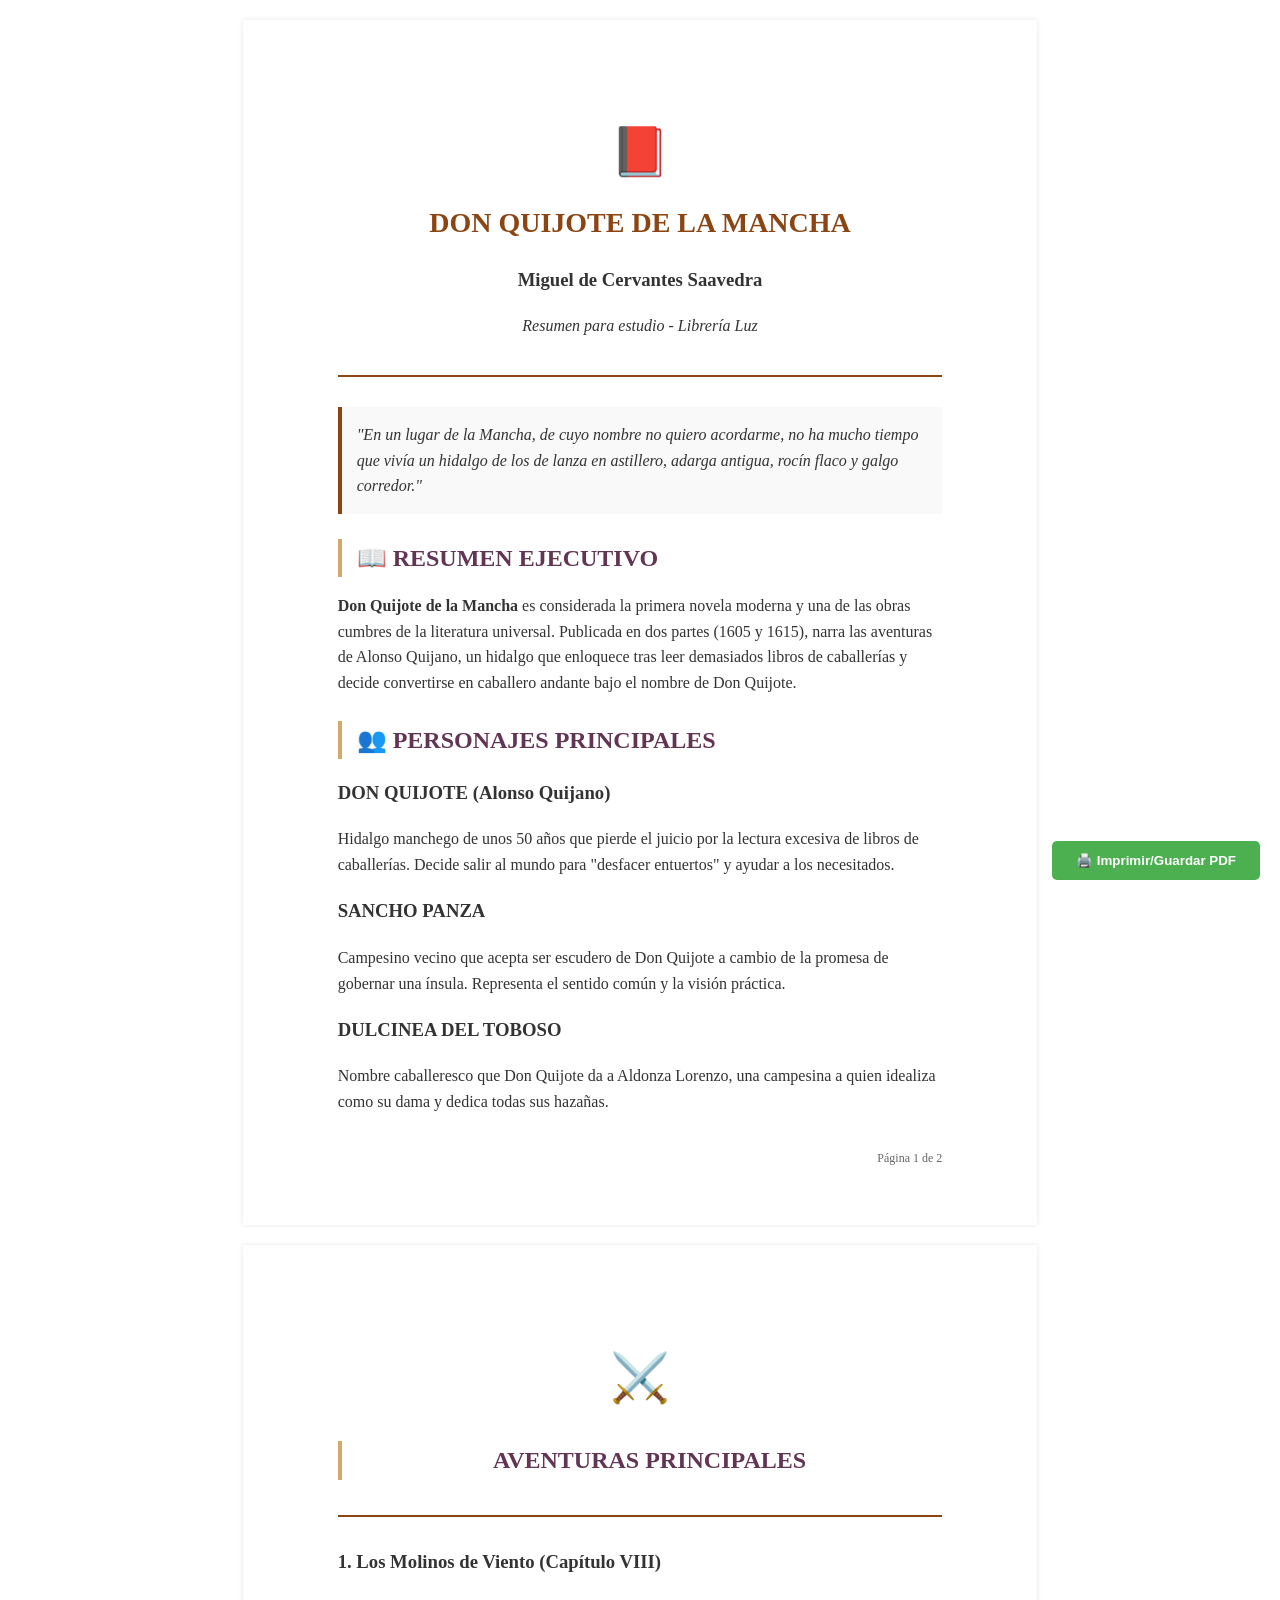
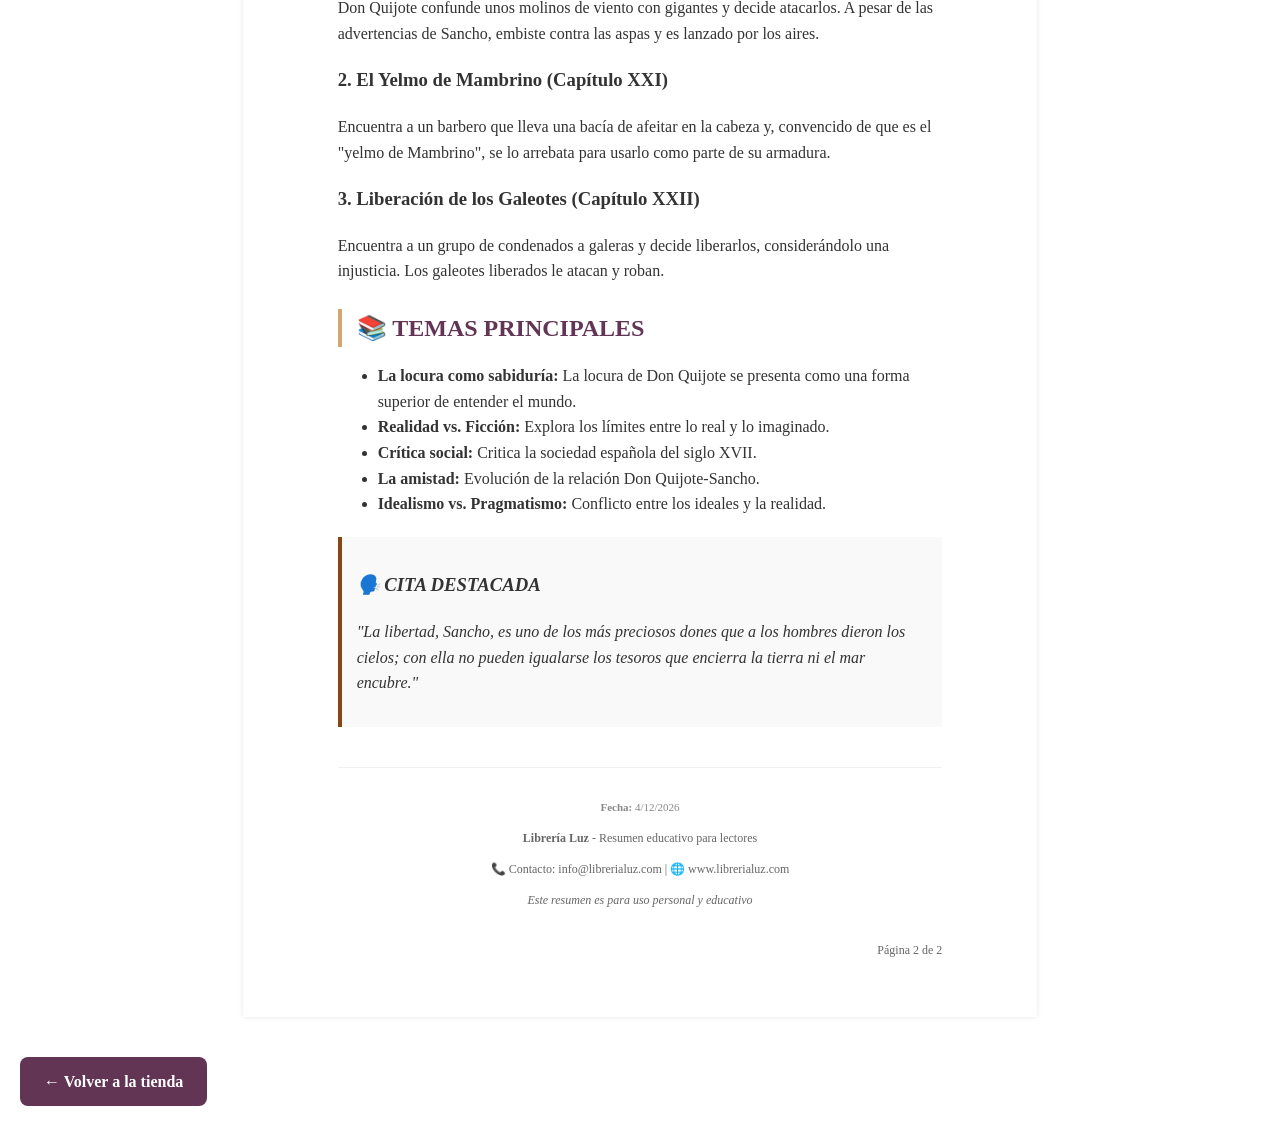
<file: pdfs/quijote.html>
<!DOCTYPE html>
<html lang="es">
<head>
    <meta charset="UTF-8">
    <meta name="viewport" content="width=device-width, initial-scale=1.0">
    <title>Resumen PDF - Don Quijote</title>
    <link rel="stylesheet" href="../css/pdf_styles.css">
    

</head>
<body>

    <button class="print-btn" onclick="window.print()">🖨️ Imprimir/Guardar PDF</button>

    <!-- PÁGINA 1 -->
    <div class="pdf-page">
        <div class="header">
            <div class="book-icon">📕</div>
            <h1>DON QUIJOTE DE LA MANCHA</h1>
            <h3>Miguel de Cervantes Saavedra</h3>
            <p><em>Resumen para estudio - Librería Luz</em></p>
        </div>

        <div class="highlight">
            "En un lugar de la Mancha, de cuyo nombre no quiero acordarme, no ha mucho tiempo que vivía un hidalgo de los de lanza en astillero, adarga antigua, rocín flaco y galgo corredor."
        </div>

        <h2>📖 RESUMEN EJECUTIVO</h2>
        <p>
            <strong>Don Quijote de la Mancha</strong> es considerada la primera novela moderna y una de las obras cumbres de la literatura universal. Publicada en dos partes (1605 y 1615), narra las aventuras de Alonso Quijano, un hidalgo que enloquece tras leer demasiados libros de caballerías y decide convertirse en caballero andante bajo el nombre de Don Quijote.
        </p>

        <h2>👥 PERSONAJES PRINCIPALES</h2>
        
        <div class="character-box">
            <h3>DON QUIJOTE (Alonso Quijano)</h3>
            <p>Hidalgo manchego de unos 50 años que pierde el juicio por la lectura excesiva de libros de caballerías. Decide salir al mundo para "desfacer entuertos" y ayudar a los necesitados.</p>
        </div>

        <div class="character-box">
            <h3>SANCHO PANZA</h3>
            <p>Campesino vecino que acepta ser escudero de Don Quijote a cambio de la promesa de gobernar una ínsula. Representa el sentido común y la visión práctica.</p>
        </div>

        <div class="character-box">
            <h3>DULCINEA DEL TOBOSO</h3>
            <p>Nombre caballeresco que Don Quijote da a Aldonza Lorenzo, una campesina a quien idealiza como su dama y dedica todas sus hazañas.</p>
        </div>

        <div class="page-number">Página 1 de 2</div>
    </div>

    <!-- PÁGINA 2 -->
    <div class="pdf-page">
        <div class="header">
            <div class="book-icon">⚔️</div>
            <h2>AVENTURAS PRINCIPALES</h2>
        </div>

        <h3>1. Los Molinos de Viento (Capítulo VIII)</h3>
        <p>Don Quijote confunde unos molinos de viento con gigantes y decide atacarlos. A pesar de las advertencias de Sancho, embiste contra las aspas y es lanzado por los aires.</p>

        <h3>2. El Yelmo de Mambrino (Capítulo XXI)</h3>
        <p>Encuentra a un barbero que lleva una bacía de afeitar en la cabeza y, convencido de que es el "yelmo de Mambrino", se lo arrebata para usarlo como parte de su armadura.</p>

        <h3>3. Liberación de los Galeotes (Capítulo XXII)</h3>
        <p>Encuentra a un grupo de condenados a galeras y decide liberarlos, considerándolo una injusticia. Los galeotes liberados le atacan y roban.</p>

        <h2>📚 TEMAS PRINCIPALES</h2>
        <ul>
            <li><strong>La locura como sabiduría:</strong> La locura de Don Quijote se presenta como una forma superior de entender el mundo.</li>
            <li><strong>Realidad vs. Ficción:</strong> Explora los límites entre lo real y lo imaginado.</li>
            <li><strong>Crítica social:</strong> Critica la sociedad española del siglo XVII.</li>
            <li><strong>La amistad:</strong> Evolución de la relación Don Quijote-Sancho.</li>
            <li><strong>Idealismo vs. Pragmatismo:</strong> Conflicto entre los ideales y la realidad.</li>
        </ul>

        <div class="highlight">
            <h3>🗣️ CITA DESTACADA</h3>
            <p>"La libertad, Sancho, es uno de los más preciosos dones que a los hombres dieron los cielos; con ella no pueden igualarse los tesoros que encierra la tierra ni el mar encubre."</p>
        </div>

        <div class="footer">
            <p><strong>Librería Luz</strong> - Resumen educativo para lectores</p>
            <p>📞 Contacto: info@librerialuz.com | 🌐 www.librerialuz.com</p>
            <p><em>Este resumen es para uso personal y educativo</em></p>
        </div>

        <div class="page-number">Página 2 de 2</div>
        
    </div>
 
  <script src="../js/pdf_script.js"></script>
<a href="../main.html" class="btn-volver">← Volver a la tienda</a>
</body>
</html>
</file>
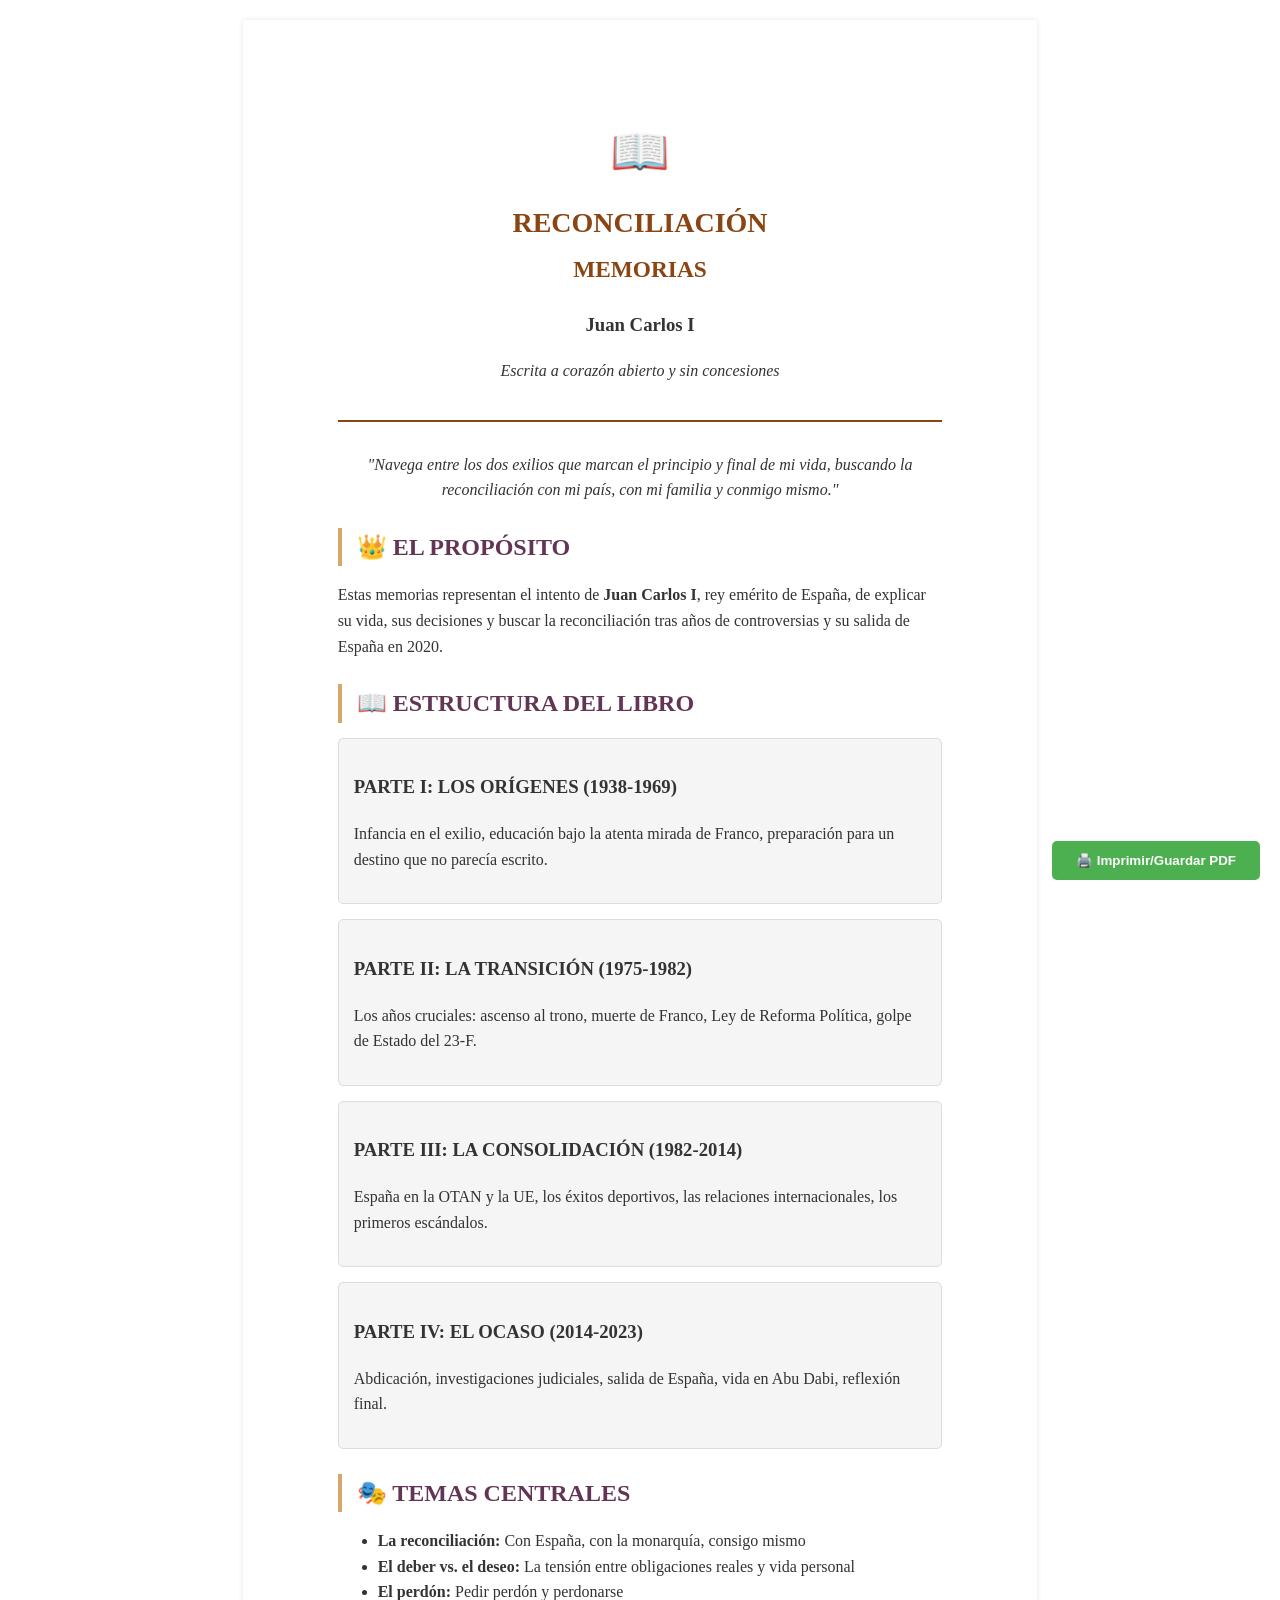
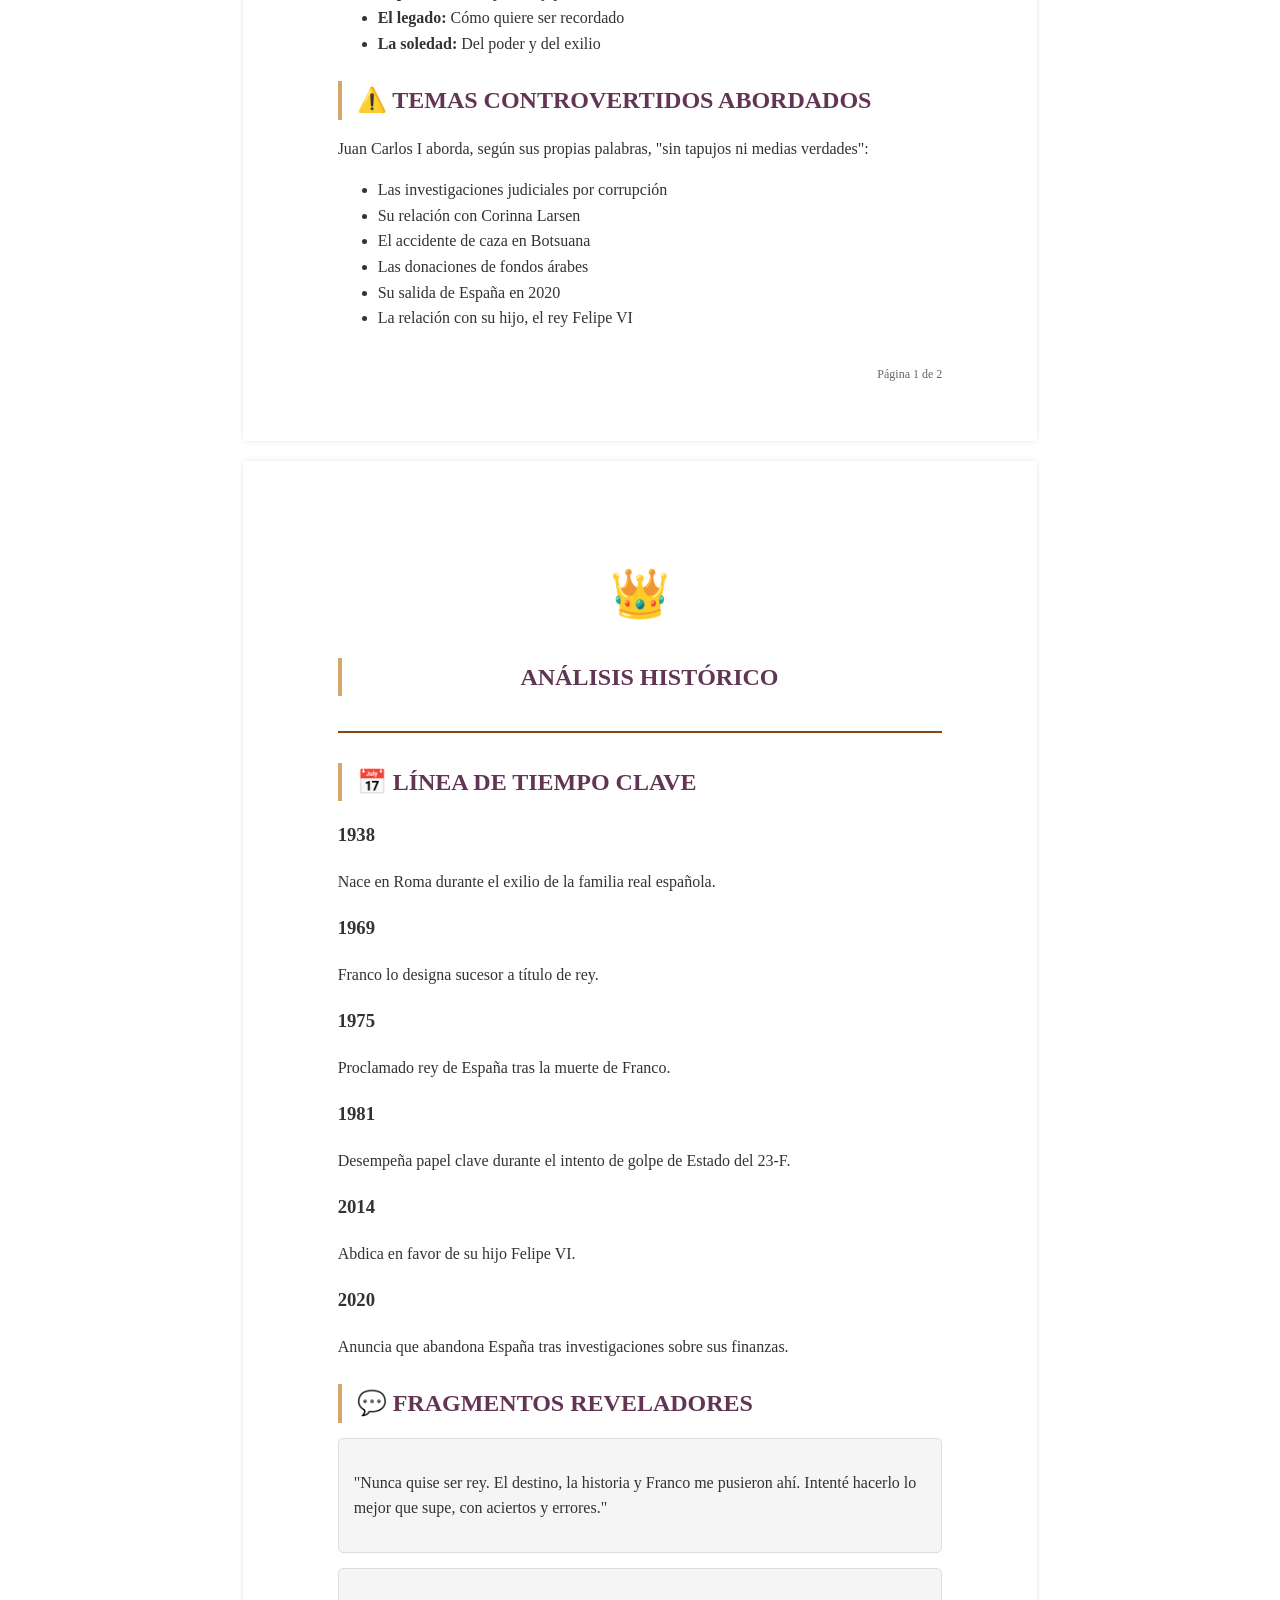
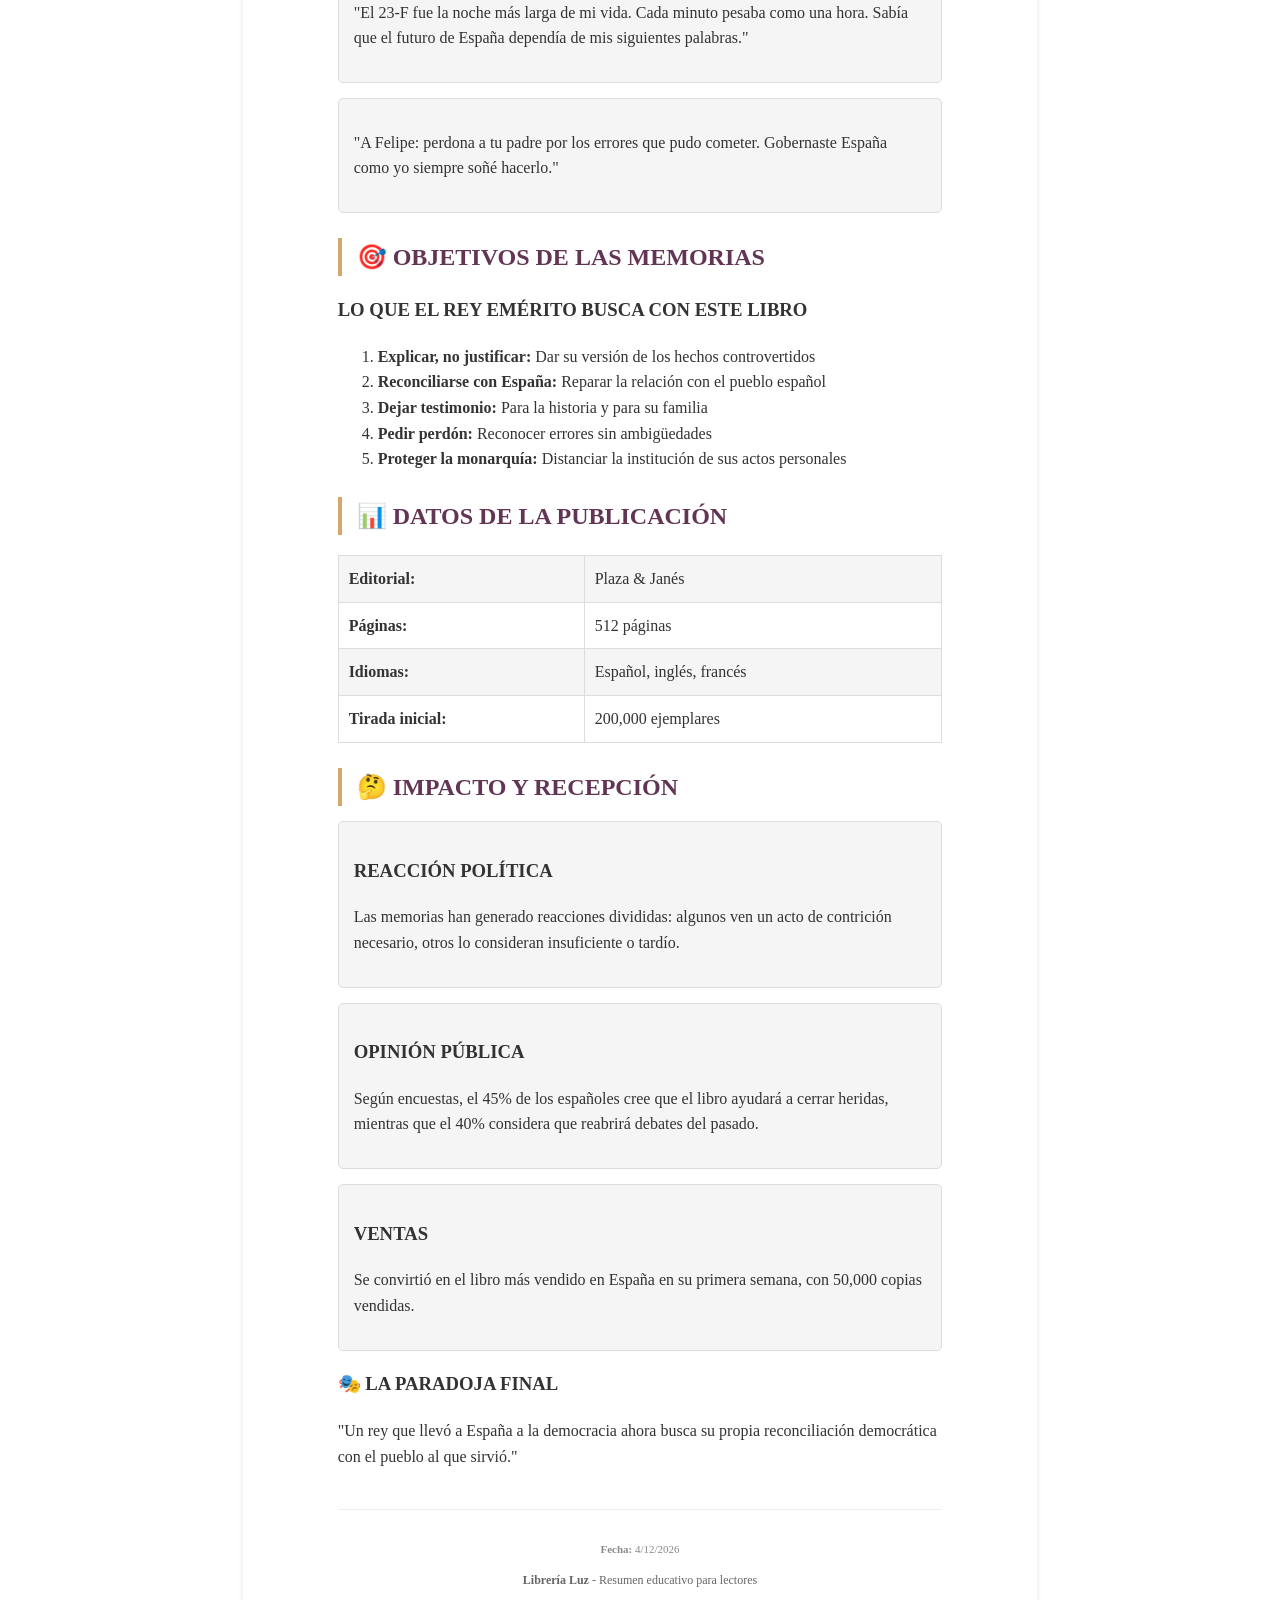
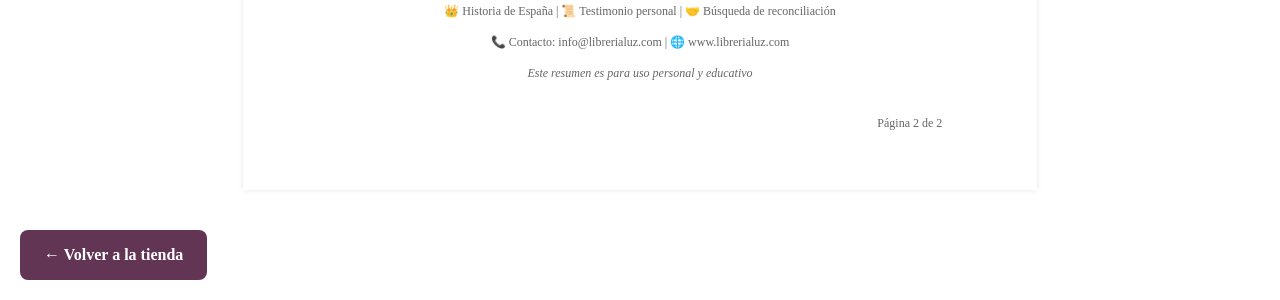
<file: pdfs/reconciliacion.html>
<!DOCTYPE html>
<html lang="es">
<head>
    <meta charset="UTF-8">
    <meta name="viewport" content="width=device-width, initial-scale=1.0">
    <title>Resumen - Reconciliación. Memorias</title>
    <link rel="stylesheet" href="../css/pdf_styles.css">
   
</head>
<body>

    <button class="print-btn" onclick="window.print()">🖨️ Imprimir/Guardar PDF</button>

    <!-- PÁGINA 1 -->
    <div class="pdf-page">
        <div class="header">
            <div class="book-icon">📖</div>
            <h1>RECONCILIACIÓN<br><small>MEMORIAS</small></h1>
            <h3>Juan Carlos I</h3>
            <p><em>Escrita a corazón abierto y sin concesiones</em></p>
        </div>

        <div class="royal-box">
            <p style="text-align: center; font-style: italic;">
                "Navega entre los dos exilios que marcan el principio y final de mi vida, buscando la reconciliación con mi país, con mi familia y conmigo mismo."
            </p>
        </div>

        <h2>👑 EL PROPÓSITO</h2>
        <p>
            Estas memorias representan el intento de <strong>Juan Carlos I</strong>, rey emérito de España, de explicar su vida, sus decisiones y buscar la reconciliación tras años de controversias y su salida de España en 2020.
        </p>

        <h2>📖 ESTRUCTURA DEL LIBRO</h2>
        
        <div class="section">
            <h3>PARTE I: LOS ORÍGENES (1938-1969)</h3>
            <p>Infancia en el exilio, educación bajo la atenta mirada de Franco, preparación para un destino que no parecía escrito.</p>
        </div>

        <div class="section">
            <h3>PARTE II: LA TRANSICIÓN (1975-1982)</h3>
            <p>Los años cruciales: ascenso al trono, muerte de Franco, Ley de Reforma Política, golpe de Estado del 23-F.</p>
        </div>

        <div class="section">
            <h3>PARTE III: LA CONSOLIDACIÓN (1982-2014)</h3>
            <p>España en la OTAN y la UE, los éxitos deportivos, las relaciones internacionales, los primeros escándalos.</p>
        </div>

        <div class="section">
            <h3>PARTE IV: EL OCASO (2014-2023)</h3>
            <p>Abdicación, investigaciones judiciales, salida de España, vida en Abu Dabi, reflexión final.</p>
        </div>

        <h2>🎭 TEMAS CENTRALES</h2>
        <ul>
            <li><strong>La reconciliación:</strong> Con España, con la monarquía, consigo mismo</li>
            <li><strong>El deber vs. el deseo:</strong> La tensión entre obligaciones reales y vida personal</li>
            <li><strong>El perdón:</strong> Pedir perdón y perdonarse</li>
            <li><strong>El legado:</strong> Cómo quiere ser recordado</li>
            <li><strong>La soledad:</strong> Del poder y del exilio</li>
        </ul>

        <h2>⚠️ TEMAS CONTROVERTIDOS ABORDADOS</h2>
        <p>
            Juan Carlos I aborda, según sus propias palabras, "sin tapujos ni medias verdades":
        </p>
        <div class="royal-box">
            <ul>
                <li>Las investigaciones judiciales por corrupción</li>
                <li>Su relación con Corinna Larsen</li>
                <li>El accidente de caza en Botsuana</li>
                <li>Las donaciones de fondos árabes</li>
                <li>Su salida de España en 2020</li>
                <li>La relación con su hijo, el rey Felipe VI</li>
            </ul>
        </div>

        <div class="page-number">Página 1 de 2</div>
    </div>

    <!-- PÁGINA 2 -->
    <div class="pdf-page">
        <div class="header">
            <div class="book-icon">👑</div>
            <h2>ANÁLISIS HISTÓRICO</h2>
        </div>

        <h2>📅 LÍNEA DE TIEMPO CLAVE</h2>
        
        <div class="timeline">
            <div class="timeline-item">
                <h3>1938</h3>
                <p>Nace en Roma durante el exilio de la familia real española.</p>
            </div>
            
            <div class="timeline-item">
                <h3>1969</h3>
                <p>Franco lo designa sucesor a título de rey.</p>
            </div>
            
            <div class="timeline-item">
                <h3>1975</h3>
                <p>Proclamado rey de España tras la muerte de Franco.</p>
            </div>
            
            <div class="timeline-item">
                <h3>1981</h3>
                <p>Desempeña papel clave durante el intento de golpe de Estado del 23-F.</p>
            </div>
            
            <div class="timeline-item">
                <h3>2014</h3>
                <p>Abdica en favor de su hijo Felipe VI.</p>
            </div>
            
            <div class="timeline-item">
                <h3>2020</h3>
                <p>Anuncia que abandona España tras investigaciones sobre sus finanzas.</p>
            </div>
        </div>

        <h2>💬 FRAGMENTOS REVELADORES</h2>
        
        <div class="section">
            <p>"Nunca quise ser rey. El destino, la historia y Franco me pusieron ahí. Intenté hacerlo lo mejor que supe, con aciertos y errores."</p>
        </div>

        <div class="section">
            <p>"El 23-F fue la noche más larga de mi vida. Cada minuto pesaba como una hora. Sabía que el futuro de España dependía de mis siguientes palabras."</p>
        </div>

        <div class="section">
            <p>"A Felipe: perdona a tu padre por los errores que pudo cometer. Gobernaste España como yo siempre soñé hacerlo."</p>
        </div>

        <h2>🎯 OBJETIVOS DE LAS MEMORIAS</h2>
        <div class="royal-box">
            <h3>LO QUE EL REY EMÉRITO BUSCA CON ESTE LIBRO</h3>
            <ol>
                <li><strong>Explicar, no justificar:</strong> Dar su versión de los hechos controvertidos</li>
                <li><strong>Reconciliarse con España:</strong> Reparar la relación con el pueblo español</li>
                <li><strong>Dejar testimonio:</strong> Para la historia y para su familia</li>
                <li><strong>Pedir perdón:</strong> Reconocer errores sin ambigüedades</li>
                <li><strong>Proteger la monarquía:</strong> Distanciar la institución de sus actos personales</li>
            </ol>
        </div>

        <h2>📊 DATOS DE LA PUBLICACIÓN</h2>
        <table style="width:100%; border-collapse: collapse; margin: 20px 0;">
            <tr style="background: #f5f5f5;">
                <td style="padding: 10px; border: 1px solid #ddd;"><strong>Editorial:</strong></td>
                <td style="padding: 10px; border: 1px solid #ddd;">Plaza & Janés</td>
            </tr>
            <tr>
                <td style="padding: 10px; border: 1px solid #ddd;"><strong>Páginas:</strong></td>
                <td style="padding: 10px; border: 1px solid #ddd;">512 páginas</td>
            </tr>
            <tr style="background: #f5f5f5;">
                <td style="padding: 10px; border: 1px solid #ddd;"><strong>Idiomas:</strong></td>
                <td style="padding: 10px; border: 1px solid #ddd;">Español, inglés, francés</td>
            </tr>
            <tr>
                <td style="padding: 10px; border: 1px solid #ddd;"><strong>Tirada inicial:</strong></td>
                <td style="padding: 10px; border: 1px solid #ddd;">200,000 ejemplares</td>
            </tr>
        </table>

        <h2>🤔 IMPACTO Y RECEPCIÓN</h2>
        <div class="section">
            <h3>REACCIÓN POLÍTICA</h3>
            <p>Las memorias han generado reacciones divididas: algunos ven un acto de contrición necesario, otros lo consideran insuficiente o tardío.</p>
        </div>

        <div class="section">
            <h3>OPINIÓN PÚBLICA</h3>
            <p>Según encuestas, el 45% de los españoles cree que el libro ayudará a cerrar heridas, mientras que el 40% considera que reabrirá debates del pasado.</p>
        </div>

        <div class="section">
            <h3>VENTAS</h3>
            <p>Se convirtió en el libro más vendido en España en su primera semana, con 50,000 copias vendidas.</p>
        </div>

        <div class="royal-box">
            <h3>🎭 LA PARADOJA FINAL</h3>
            <p>"Un rey que llevó a España a la democracia ahora busca su propia reconciliación democrática con el pueblo al que sirvió."</p>
        </div>

        <div class="footer">
            <p><strong>Librería Luz</strong> - Resumen educativo para lectores</p>
            <p>👑 Historia de España | 📜 Testimonio personal | 🤝 Búsqueda de reconciliación</p>
            <p>📞 Contacto: info@librerialuz.com | 🌐 www.librerialuz.com</p>
            <p><em>Este resumen es para uso personal y educativo</em></p>
        </div>

        <div class="page-number">Página 2 de 2</div>
    </div>

  <script src="../js/pdf_script.js"></script>
  <a href="../main.html" class="btn-volver">← Volver a la tienda</a>
</body>
</html>
</file>
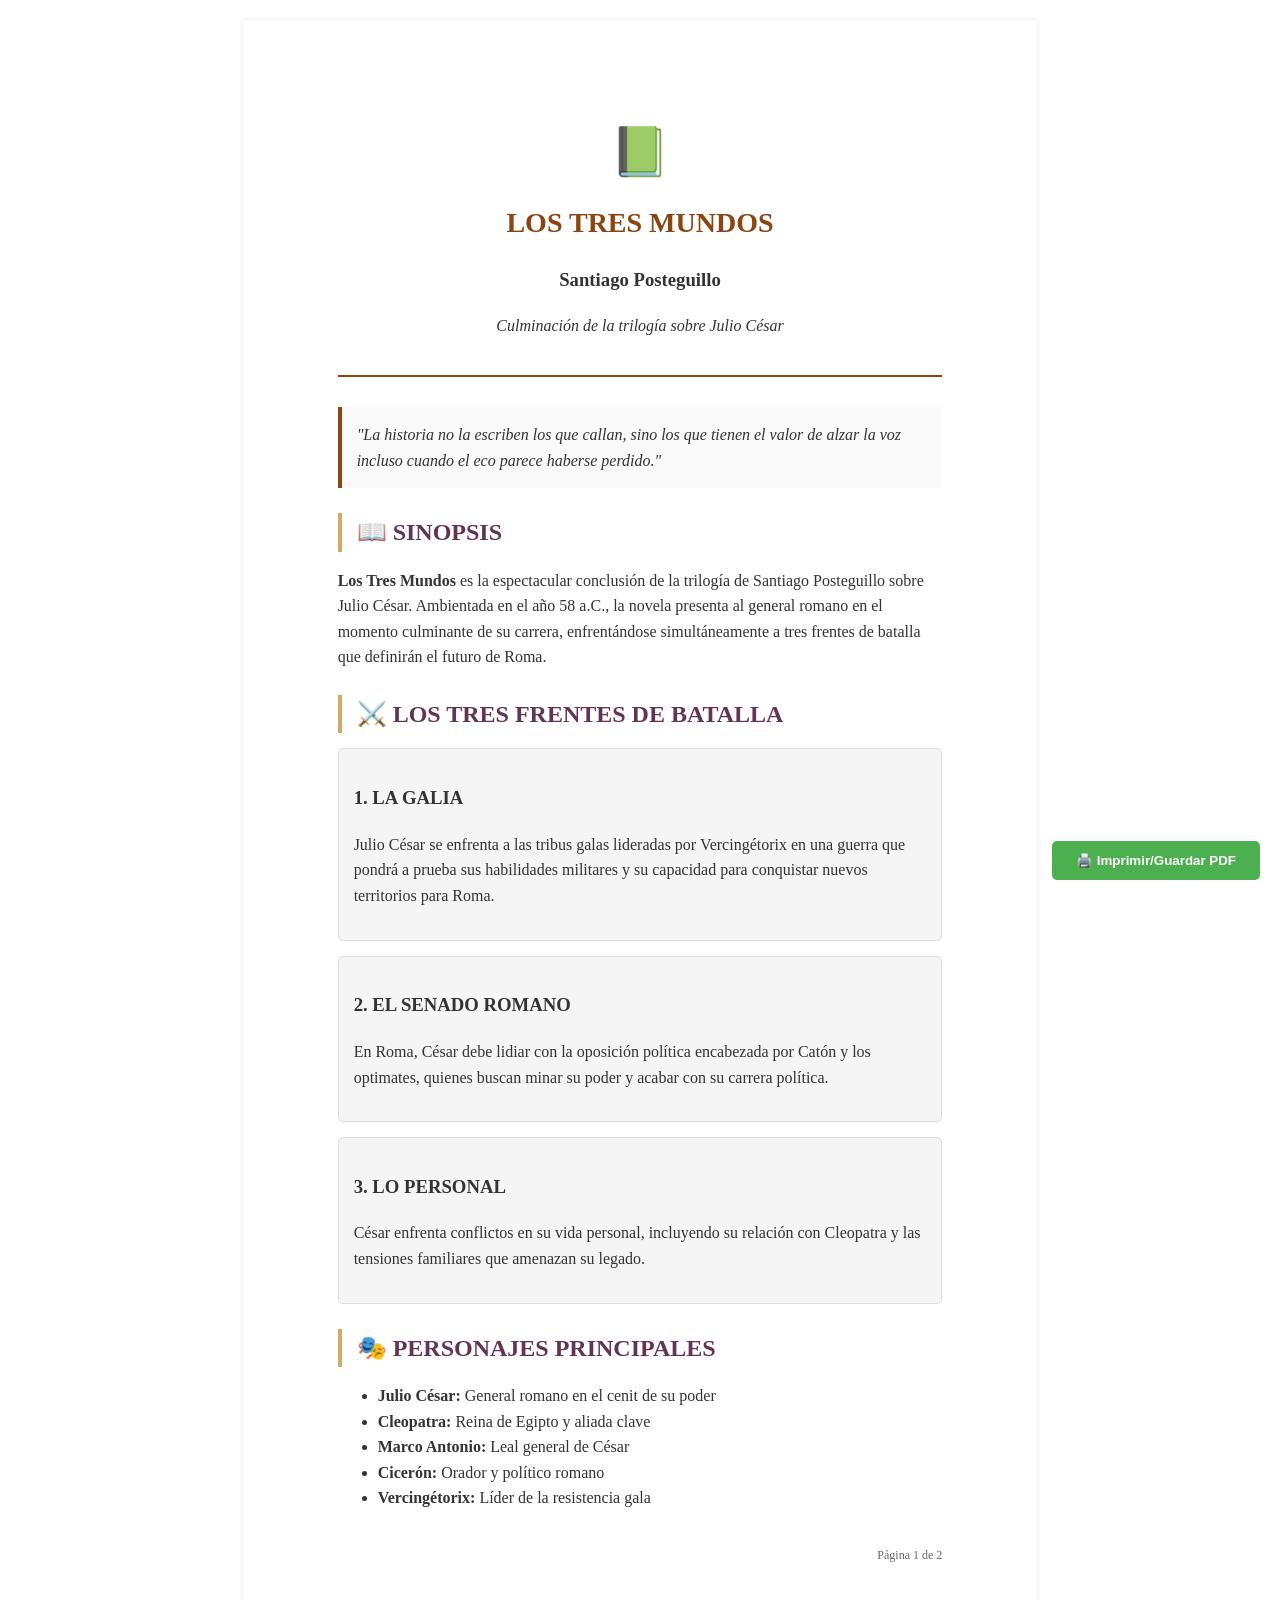
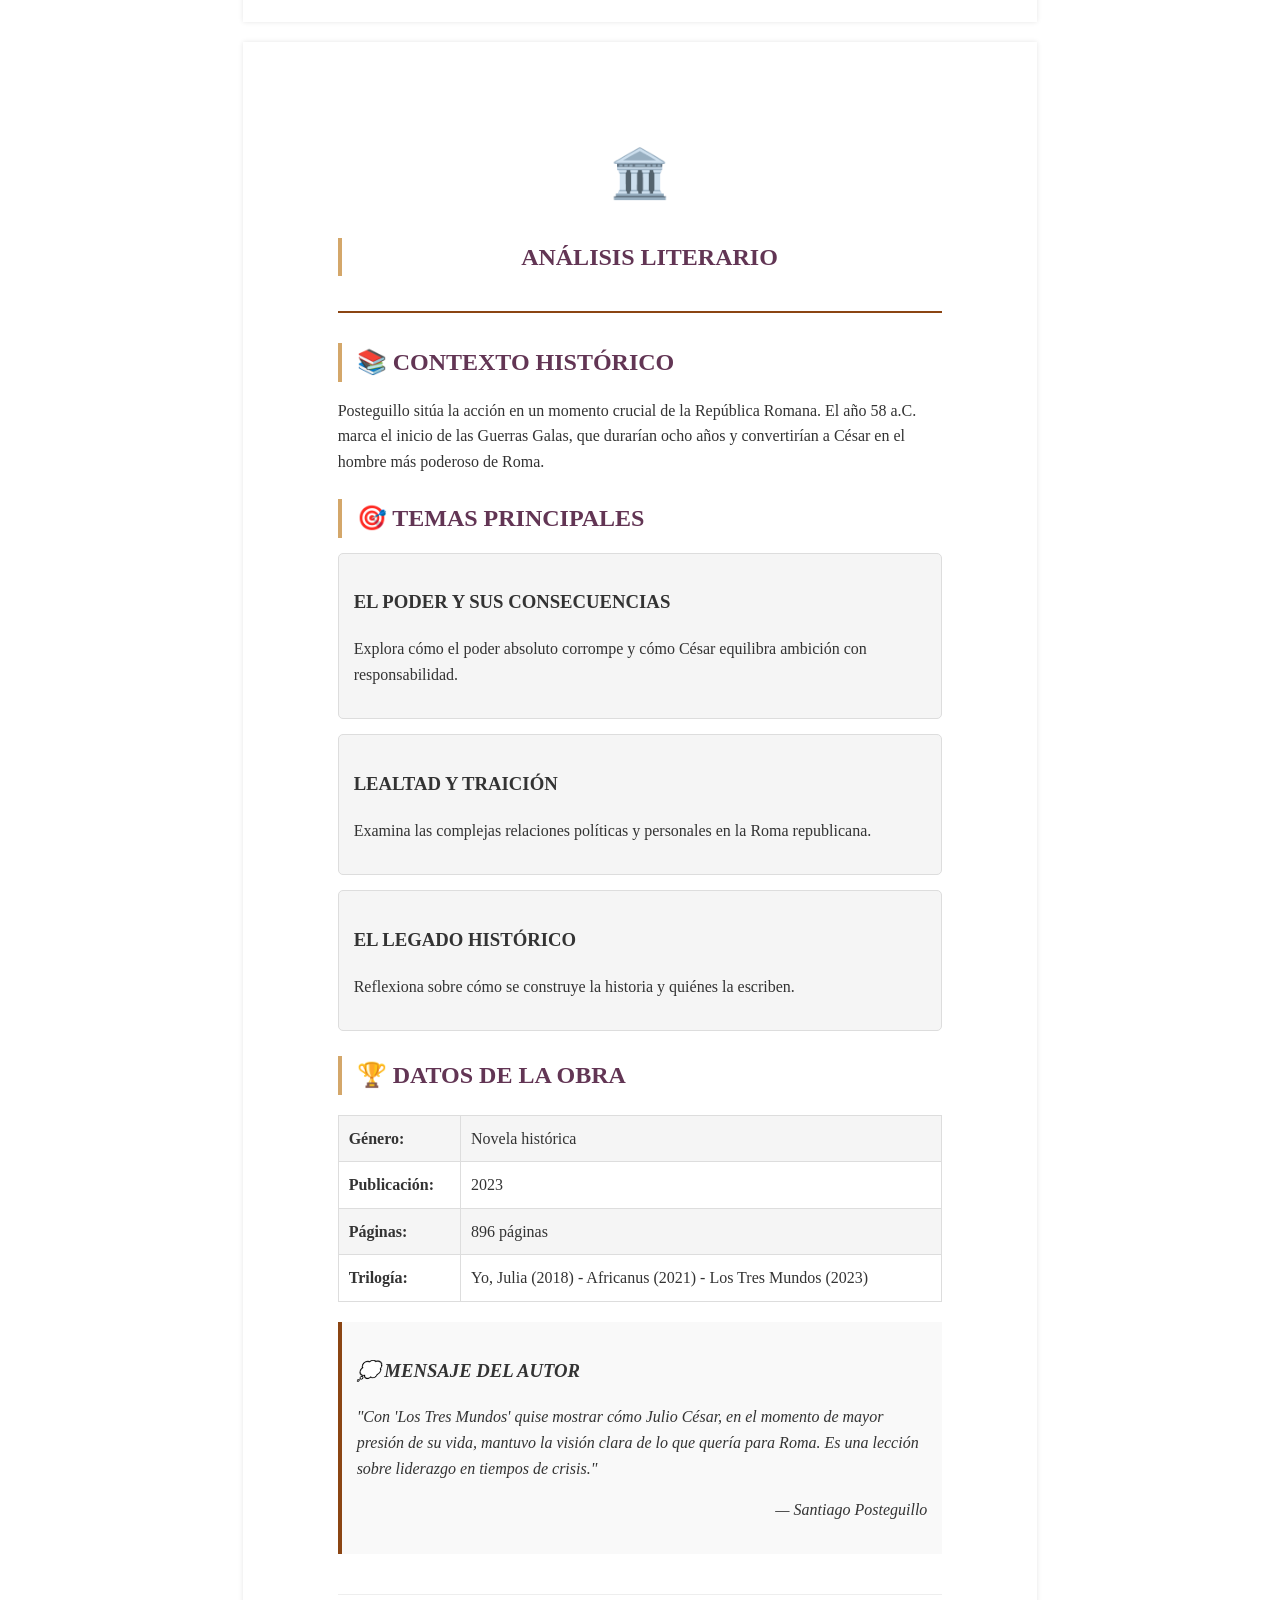
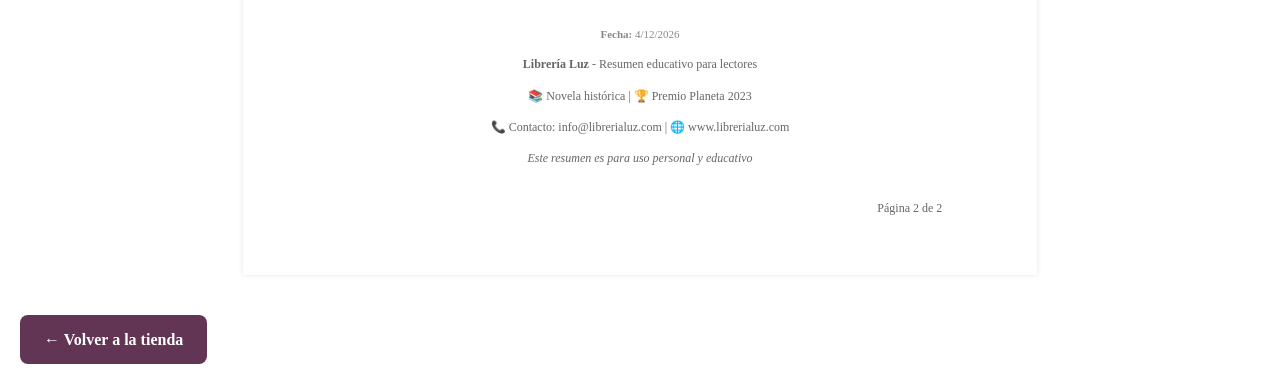
<file: pdfs/tres_mundos.html>
<!DOCTYPE html>
<html lang="es">
<head>
    <meta charset="UTF-8">
    <meta name="viewport" content="width=device-width, initial-scale=1.0">
    <title>Resumen - Los Tres Mundos</title>
    <link rel="stylesheet" href="../css/pdf_styles.css">
   
</head>
<body>

    <button class="print-btn" onclick="window.print()">🖨️ Imprimir/Guardar PDF</button>

    <!-- PÁGINA 1 -->
    <div class="pdf-page">
        <div class="header">
            <div class="book-icon">📗</div>
            <h1>LOS TRES MUNDOS</h1>
            <h3>Santiago Posteguillo</h3>
            <p><em>Culminación de la trilogía sobre Julio César</em></p>
        </div>

        <div class="highlight">
            "La historia no la escriben los que callan, sino los que tienen el valor de alzar la voz incluso cuando el eco parece haberse perdido."
        </div>

        <h2>📖 SINOPSIS</h2>
        <p>
            <strong>Los Tres Mundos</strong> es la espectacular conclusión de la trilogía de Santiago Posteguillo sobre Julio César. Ambientada en el año 58 a.C., la novela presenta al general romano en el momento culminante de su carrera, enfrentándose simultáneamente a tres frentes de batalla que definirán el futuro de Roma.
        </p>

        <h2>⚔️ LOS TRES FRENTES DE BATALLA</h2>
        
        <div class="section">
            <h3>1. LA GALIA</h3>
            <p>Julio César se enfrenta a las tribus galas lideradas por Vercingétorix en una guerra que pondrá a prueba sus habilidades militares y su capacidad para conquistar nuevos territorios para Roma.</p>
        </div>

        <div class="section">
            <h3>2. EL SENADO ROMANO</h3>
            <p>En Roma, César debe lidiar con la oposición política encabezada por Catón y los optimates, quienes buscan minar su poder y acabar con su carrera política.</p>
        </div>

        <div class="section">
            <h3>3. LO PERSONAL</h3>
            <p>César enfrenta conflictos en su vida personal, incluyendo su relación con Cleopatra y las tensiones familiares que amenazan su legado.</p>
        </div>

        <h2>🎭 PERSONAJES PRINCIPALES</h2>
        <ul>
            <li><strong>Julio César:</strong> General romano en el cenit de su poder</li>
            <li><strong>Cleopatra:</strong> Reina de Egipto y aliada clave</li>
            <li><strong>Marco Antonio:</strong> Leal general de César</li>
            <li><strong>Cicerón:</strong> Orador y político romano</li>
            <li><strong>Vercingétorix:</strong> Líder de la resistencia gala</li>
        </ul>

        <div class="page-number">Página 1 de 2</div>
    </div>

    <!-- PÁGINA 2 -->
    <div class="pdf-page">
        <div class="header">
            <div class="book-icon">🏛️</div>
            <h2>ANÁLISIS LITERARIO</h2>
        </div>

        <h2>📚 CONTEXTO HISTÓRICO</h2>
        <p>
            Posteguillo sitúa la acción en un momento crucial de la República Romana. El año 58 a.C. marca el inicio de las Guerras Galas, que durarían ocho años y convertirían a César en el hombre más poderoso de Roma.
        </p>

        <h2>🎯 TEMAS PRINCIPALES</h2>
        <div class="section">
            <h3>EL PODER Y SUS CONSECUENCIAS</h3>
            <p>Explora cómo el poder absoluto corrompe y cómo César equilibra ambición con responsabilidad.</p>
        </div>

        <div class="section">
            <h3>LEALTAD Y TRAICIÓN</h3>
            <p>Examina las complejas relaciones políticas y personales en la Roma republicana.</p>
        </div>

        <div class="section">
            <h3>EL LEGADO HISTÓRICO</h3>
            <p>Reflexiona sobre cómo se construye la historia y quiénes la escriben.</p>
        </div>

        <h2>🏆 DATOS DE LA OBRA</h2>
        <table style="width:100%; border-collapse: collapse; margin: 20px 0;">
            <tr style="background: #f5f5f5;">
                <td style="padding: 10px; border: 1px solid #ddd;"><strong>Género:</strong></td>
                <td style="padding: 10px; border: 1px solid #ddd;">Novela histórica</td>
            </tr>
            <tr>
                <td style="padding: 10px; border: 1px solid #ddd;"><strong>Publicación:</strong></td>
                <td style="padding: 10px; border: 1px solid #ddd;">2023</td>
            </tr>
            <tr style="background: #f5f5f5;">
                <td style="padding: 10px; border: 1px solid #ddd;"><strong>Páginas:</strong></td>
                <td style="padding: 10px; border: 1px solid #ddd;">896 páginas</td>
            </tr>
            <tr>
                <td style="padding: 10px; border: 1px solid #ddd;"><strong>Trilogía:</strong></td>
                <td style="padding: 10px; border: 1px solid #ddd;">Yo, Julia (2018) - Africanus (2021) - Los Tres Mundos (2023)</td>
            </tr>
        </table>

        <div class="highlight">
            <h3>💭 MENSAJE DEL AUTOR</h3>
            <p>"Con 'Los Tres Mundos' quise mostrar cómo Julio César, en el momento de mayor presión de su vida, mantuvo la visión clara de lo que quería para Roma. Es una lección sobre liderazgo en tiempos de crisis."</p>
            <p style="text-align: right; margin-top: 10px;">— Santiago Posteguillo</p>
        </div>

        <div class="footer">
            <p><strong>Librería Luz</strong> - Resumen educativo para lectores</p>
            <p>📚 Novela histórica | 🏆 Premio Planeta 2023</p>
            <p>📞 Contacto: info@librerialuz.com | 🌐 www.librerialuz.com</p>
            <p><em>Este resumen es para uso personal y educativo</em></p>
        </div>

        <div class="page-number">Página 2 de 2</div>
    </div>

  <script src="../js/pdf_script.js"></script>
<a href="../main.html" class="btn-volver">← Volver a la tienda</a>
</body>
</html>
</file>
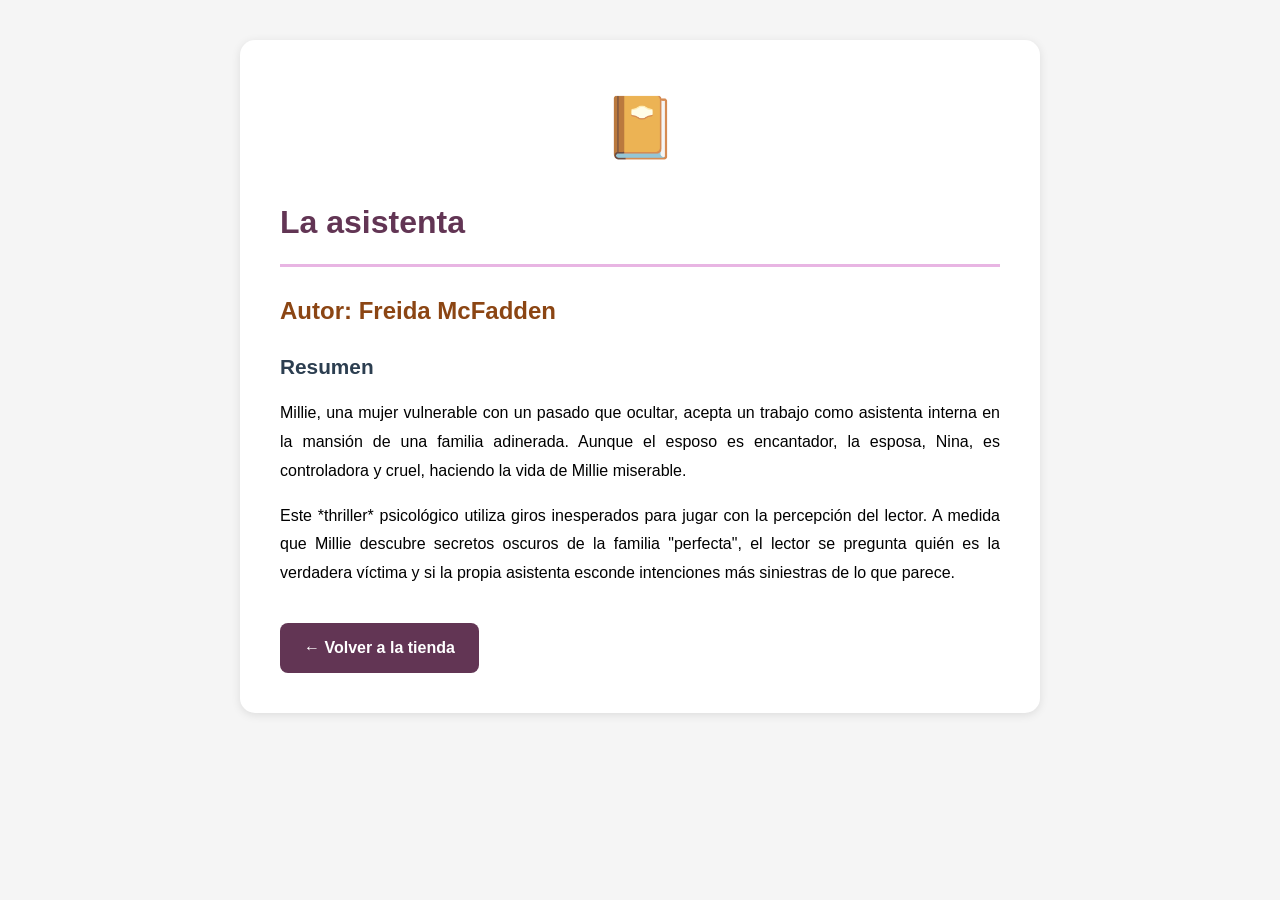
<file: resumenes/aistenta.html>
<!DOCTYPE html>
<html lang="es">
  <head>
    <meta charset="UTF-8" />
    <meta name="viewport" content="width=device-width, initial-scale=1.0" />
    <title>Resumen - La asistenta</title>
    <link rel="stylesheet" href="../css/resumen_styles.css" />
  </head>
  <body>
    <div class="container">
      <div class="emoji">📔</div>
      <h1>La asistenta</h1>
      <h2>Autor: Freida McFadden</h2>
      <h3>Resumen</h3>
      <p>
        Millie, una mujer vulnerable con un pasado que ocultar, acepta un trabajo
        como asistenta interna en la mansión de una familia adinerada. Aunque
        el esposo es encantador, la esposa, Nina, es controladora y cruel,
        haciendo la vida de Millie miserable.
      </p>
      <p>
        Este *thriller* psicológico utiliza giros inesperados para jugar con la
        percepción del lector. A medida que Millie descubre secretos oscuros de
        la familia "perfecta", el lector se pregunta quién es la verdadera
        víctima y si la propia asistenta esconde intenciones más siniestras de
        lo que parece.
      </p>
      <a href="../main.html" class="btn-volver">← Volver a la tienda</a>
    </div>
  </body>
</html>
</file>
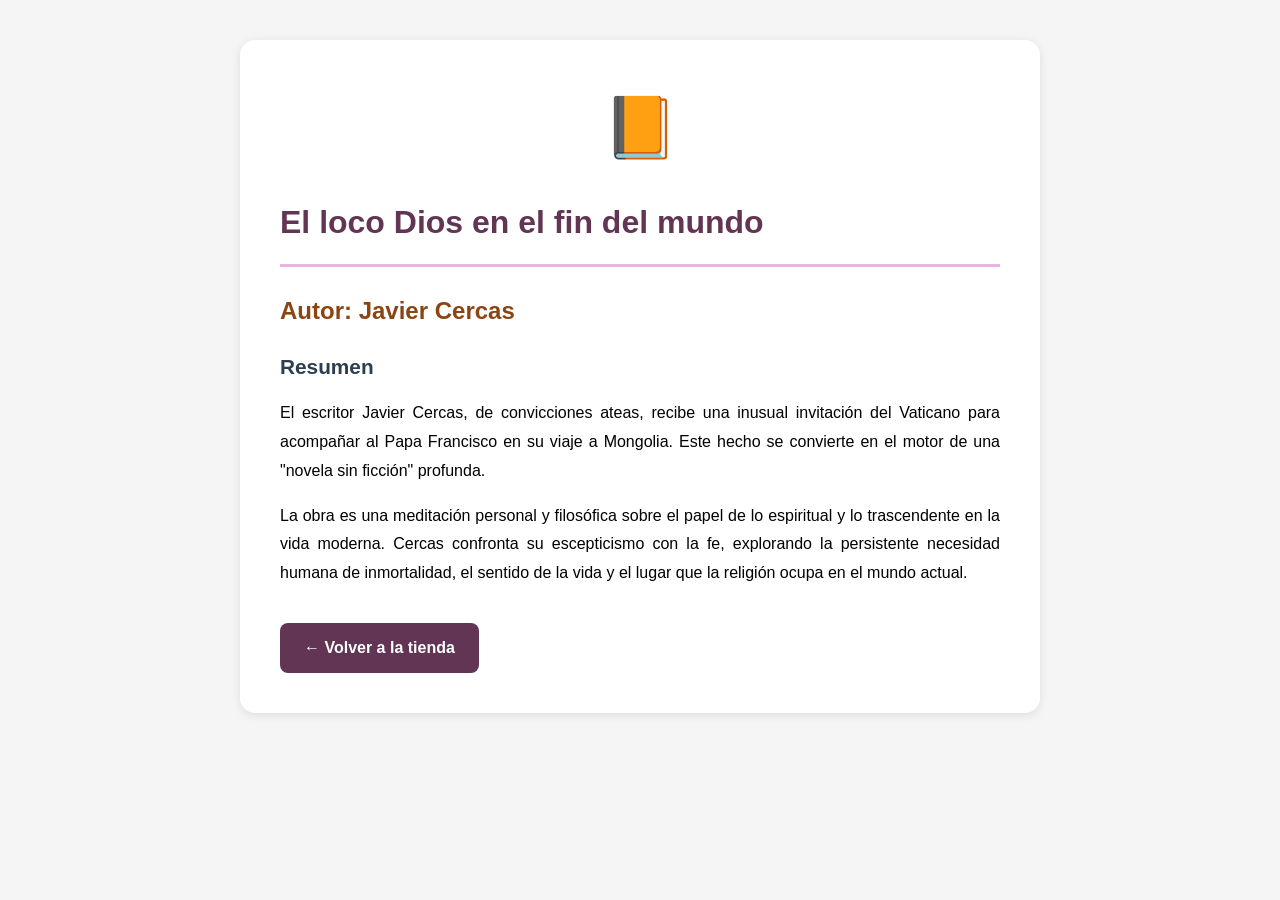
<file: resumenes/loco_dios.html>
<!DOCTYPE html>
<html lang="es">
  <head>
    <meta charset="UTF-8" />
    <meta name="viewport" content="width=device-width, initial-scale=1.0" />
    <title>Resumen - El loco Dios en el fin del mundo</title>
     <link rel="stylesheet" href="../css/resumen_styles.css" />
  </head>
  <body>
    <div class="container">
      <div class="emoji">📙</div>
      <h1>El loco Dios en el fin del mundo</h1>
      <h2>Autor: Javier Cercas</h2>
      <h3>Resumen</h3>
      <p>
        El escritor Javier Cercas, de convicciones ateas, recibe una inusual
        invitación del Vaticano para acompañar al Papa Francisco en su viaje a
        Mongolia. Este hecho se convierte en el motor de una "novela sin ficción"
        profunda.
      </p>
      <p>
        La obra es una meditación personal y filosófica sobre el papel de lo
        espiritual y lo trascendente en la vida moderna. Cercas confronta su
        escepticismo con la fe, explorando la persistente necesidad humana de
        inmortalidad, el sentido de la vida y el lugar que la religión ocupa en
        el mundo actual.
      </p>
      <a href="../main.html" class="btn-volver">← Volver a la tienda</a>
    </div>
  </body>
</html>
</file>
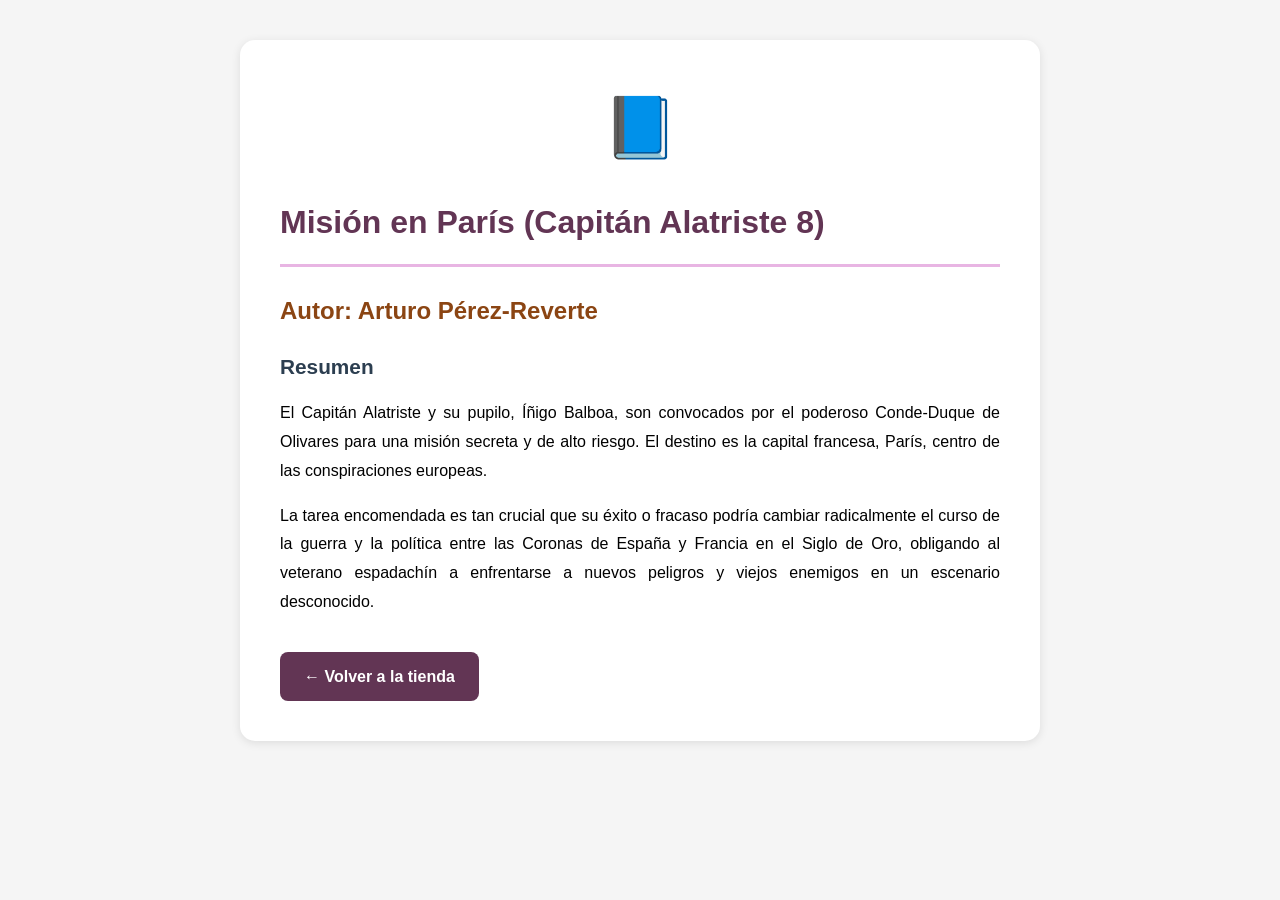
<file: resumenes/mision_paris.html>
<!DOCTYPE html>
<html lang="es">
  <head>
    <meta charset="UTF-8" />
    <meta name="viewport" content="width=device-width, initial-scale=1.0" />
    <title>Resumen - Misión en París</title>
     <link rel="stylesheet" href="../css/resumen_styles.css" />
  </head>
  <body>
    <div class="container">
      <div class="emoji">📘</div>
      <h1>Misión en París (Capitán Alatriste 8)</h1>
      <h2>Autor: Arturo Pérez-Reverte</h2>
      <h3>Resumen</h3>
      <p>
        El Capitán Alatriste y su pupilo, Íñigo Balboa, son convocados por el
        poderoso Conde-Duque de Olivares para una misión secreta y de alto
        riesgo. El destino es la capital francesa, París, centro de las
        conspiraciones europeas.
      </p>
      <p>
        La tarea encomendada es tan crucial que su éxito o fracaso podría
        cambiar radicalmente el curso de la guerra y la política entre las
        Coronas de España y Francia en el Siglo de Oro, obligando al veterano
        espadachín a enfrentarse a nuevos peligros y viejos enemigos en un
        escenario desconocido.
      </p>
      <a href="../main.html" class="btn-volver">← Volver a la tienda</a>
    </div>
  </body>
</html>
</file>
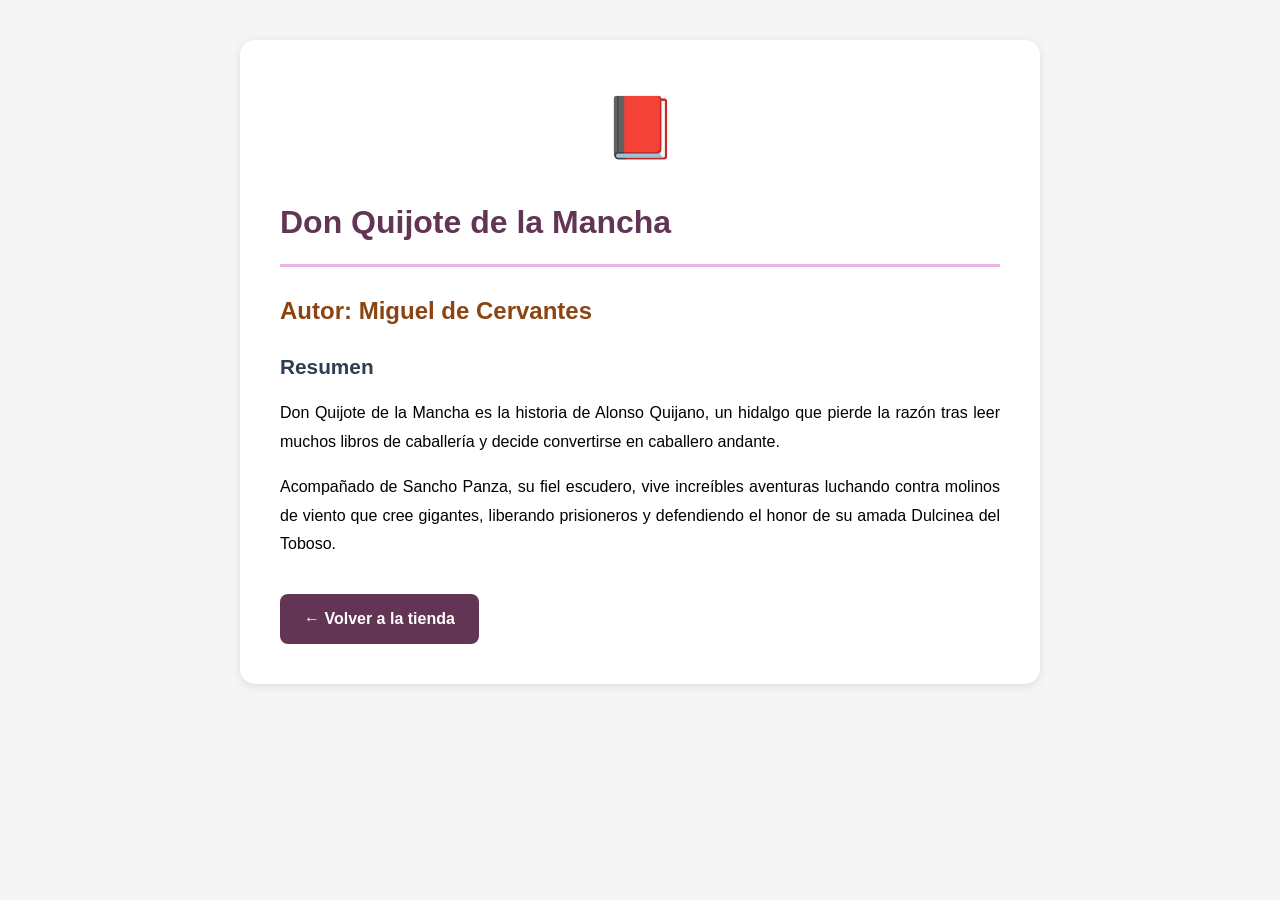
<file: resumenes/quijote.html>
<!DOCTYPE html>
<html lang="es">
  <head>
    <meta charset="UTF-8" />
    <meta name="viewport" content="width=device-width, initial-scale=1.0" />
    <title>Resumen - Don Quijote</title>
     <link rel="stylesheet" href="../css/resumen_styles.css" />
   
  </head>
  <body>
    <div class="container">
      <div class="emoji">📕</div>
      <h1>Don Quijote de la Mancha</h1>
      <h2>Autor: Miguel de Cervantes</h2>
      <h3>Resumen</h3>
      <p>
        Don Quijote de la Mancha es la historia de Alonso Quijano, un hidalgo
        que pierde la razón tras leer muchos libros de caballería y decide
        convertirse en caballero andante.
      </p>
      <p>
        Acompañado de Sancho Panza, su fiel escudero, vive increíbles aventuras
        luchando contra molinos de viento que cree gigantes, liberando
        prisioneros y defendiendo el honor de su amada Dulcinea del Toboso.
      </p>
      <a href="../main.html" class="btn-volver">← Volver a la tienda</a>
      
    </div>
  </body>
</html>
</file>
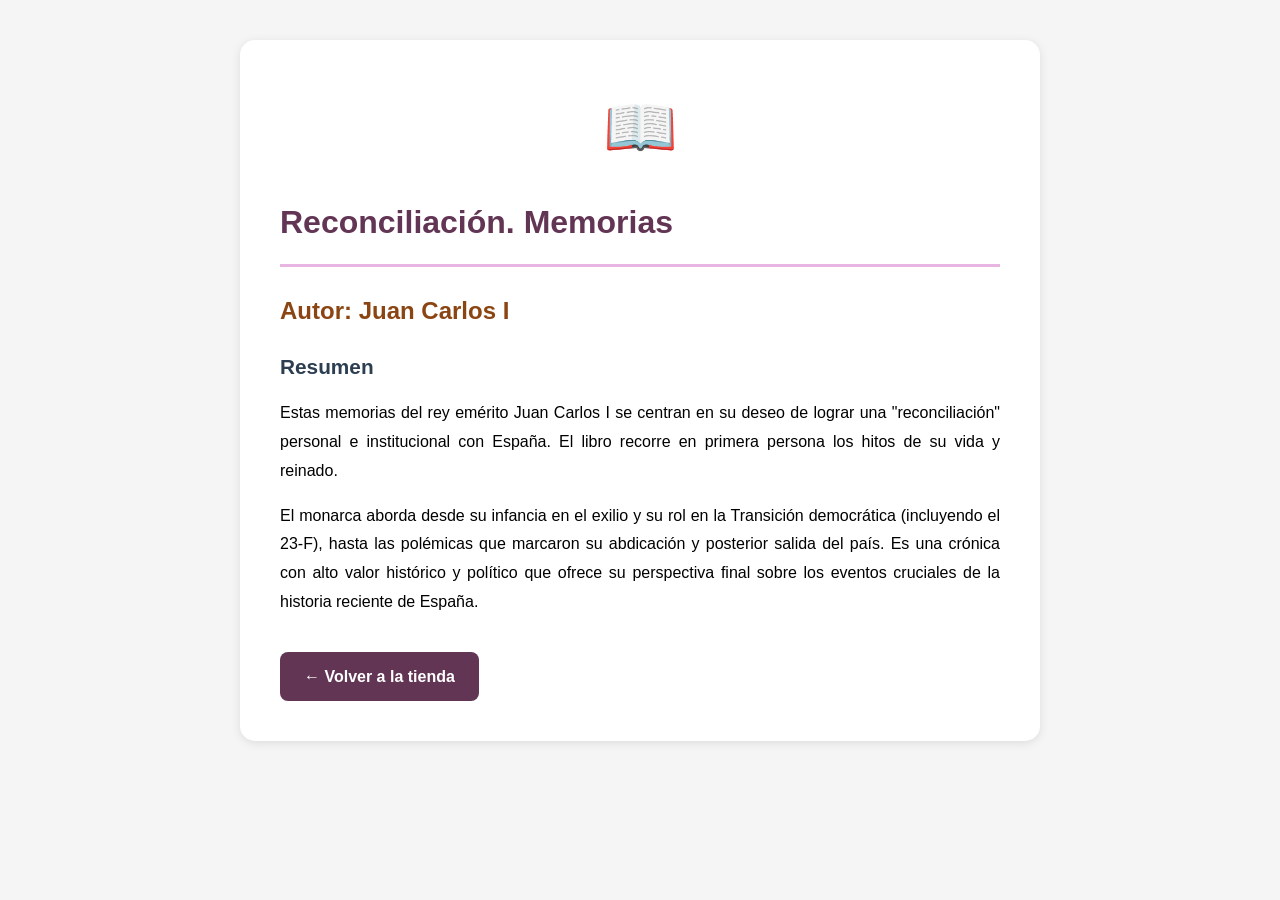
<file: resumenes/reconciliacion.html>
<!DOCTYPE html>
<html lang="es">
  <head>
    <meta charset="UTF-8" />
    <meta name="viewport" content="width=device-width, initial-scale=1.0" />
    <title>Resumen - Reconciliación. Memorias</title>
     <link rel="stylesheet" href="../css/resumen_styles.css" />
  </head>
  <body>
    <div class="container">
      <div class="emoji">📖</div>
      <h1>Reconciliación. Memorias</h1>
      <h2>Autor: Juan Carlos I</h2>
      <h3>Resumen</h3>
      <p>
        Estas memorias del rey emérito Juan Carlos I se centran en su deseo de
        lograr una "reconciliación" personal e institucional con España. El libro
        recorre en primera persona los hitos de su vida y reinado.
      </p>
      <p>
        El monarca aborda desde su infancia en el exilio y su rol en la
        Transición democrática (incluyendo el 23-F), hasta las polémicas que
        marcaron su abdicación y posterior salida del país. Es una crónica con
        alto valor histórico y político que ofrece su perspectiva final sobre los
        eventos cruciales de la historia reciente de España.
      </p>
      <a href="../main.html" class="btn-volver">← Volver a la tienda</a>
    </div>
  </body>
</html>
</file>
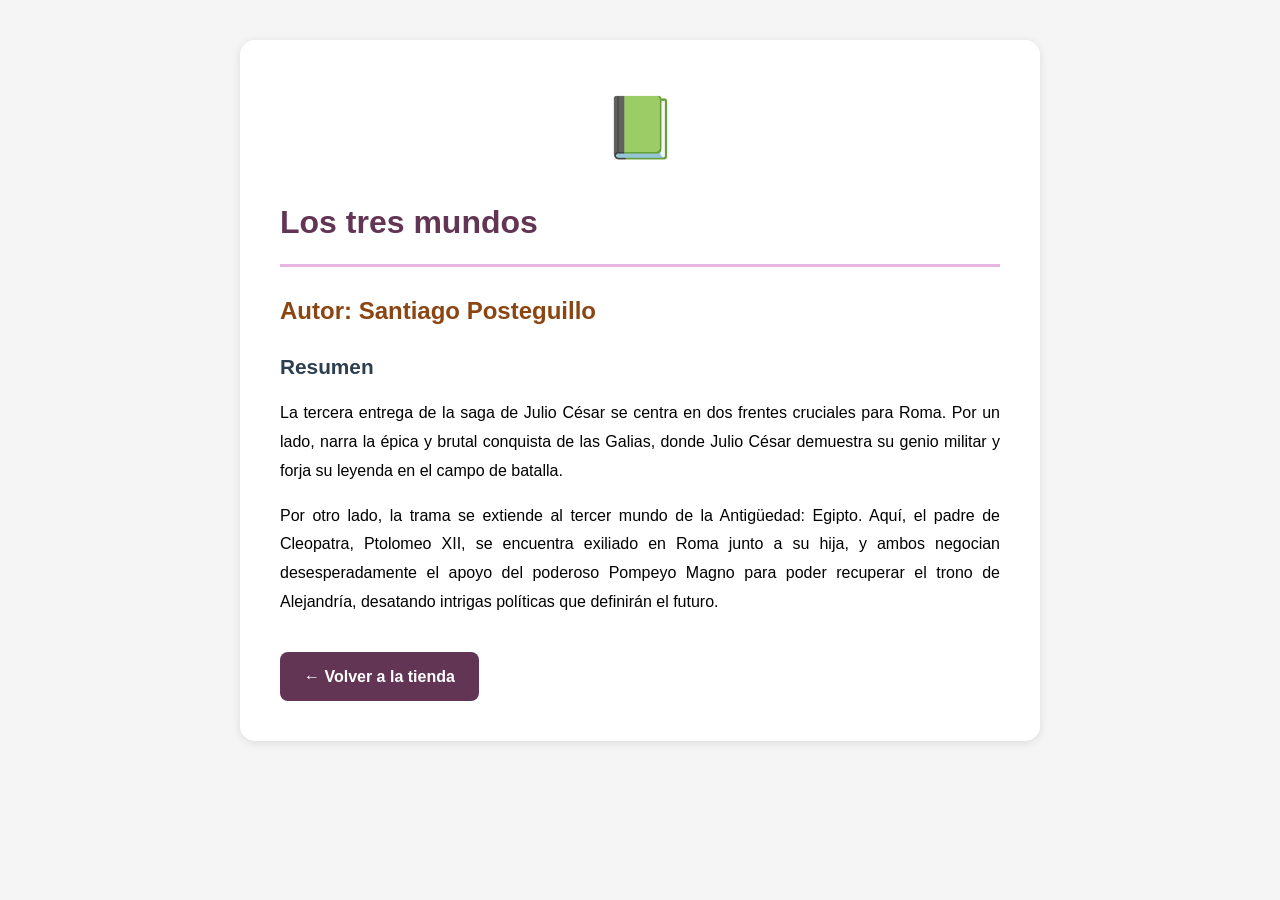
<file: resumenes/tres_mundos.html>
<!DOCTYPE html>
<html lang="es">
  <head>
    <meta charset="UTF-8" />
    <meta name="viewport" content="width=device-width, initial-scale=1.0" />
    <title>Resumen - Don Quijote</title>
     <link rel="stylesheet" href="../css/resumen_styles.css" />
   
  </head>
  <body>
    <div class="container">
      <div class="emoji">📗</div>
      <h1>Los tres mundos</h1>
      <h2>Autor: Santiago Posteguillo</h2>
      <h3>Resumen</h3>
      <p>
        La tercera entrega de la saga de Julio César se centra en dos frentes
        cruciales para Roma. Por un lado, narra la épica y brutal conquista de
        las Galias, donde Julio César demuestra su genio militar y forja su
        leyenda en el campo de batalla.
      </p>
      <p>
        Por otro lado, la trama se extiende al tercer mundo de la Antigüedad:
        Egipto. Aquí, el padre de Cleopatra, Ptolomeo XII, se encuentra exiliado
        en Roma junto a su hija, y ambos negocian desesperadamente el apoyo del
        poderoso Pompeyo Magno para poder recuperar el trono de Alejandría,
        desatando intrigas políticas que definirán el futuro.
      </p>
      <a href="../main.html" class="btn-volver">← Volver a la tienda</a>
    </div>
  </body>
</html>
</file>
<file: css/styles.css>
/* --- Global Reset and Base --- */
* {
    margin: 0;
    padding: 0;
    box-sizing: border-box;
}

body {
    font-family: Arial, sans-serif;
    background-color: #f5f5f5;
    color: #333;
    
    /* AJUSTE CRÍTICO 1: Para que el Footer siempre esté abajo */
    min-height: 100vh;
    display: flex;
    flex-direction: column;
}

/* AJUSTE CRÍTICO 2: Empuja el footer hacia abajo */
main {
    flex-grow: 1; 
}

.container {
    max-width: 1200px;
    margin: 0 auto;
    padding: 0 20px;
}

/* --- Header --- */
.header {
    background: url(../images/flores.jpg) no-repeat center/cover;
    padding: 20px 0;
    position: sticky;
    top: 0;
    z-index: 100;
    box-shadow: 0 2px 10px rgba(0,0,0,0.1);
}

.header .container {
    display: flex;
    justify-content: space-between;
    align-items: center;
}

.header h1 {
    font-size: 24px;
    text-align: center;
    color: white;


}

.search {
    label {
        display:block;
        margin-bottom: 8px;
    }
}

.cart-btn {
    background: rgba(255,255,255,0.2);
    color: white;
    border: 2px solid white;
    padding: 10px 20px;
    border-radius: 8px;
    cursor: pointer;
    font-size: 16px;
    transition: all 0.3s;
}

.cart-btn:hover {
    background: rgba(255,255,255,0.3);
    transform: scale(1.05);
}

/* --- SLIDER --- */

.slider {
    background-color: #999;
    margin: 20px 0;
    border-radius: 12px;
    overflow: hidden;
    box-shadow: 0 2px 10px rgba(0,0,0,0.1);
}


.slide {
    display: none;
    width: 100%;
    height: 100%;
    text-align: center;
    line-height: 150px;
    font-size: 24px;
    background: #f2f2f2;
}

.slide.active {
    display: block;
}


/* --- Productos --- */
.section-title {
    text-align: center;
    font-size: 32px;
    margin: 40px 0 30px;
    color: #333;
}

.products-grid {
    display: grid;
    /* AJUSTE para el diseño de bloques de 3 que quieres (usamos auto-fit) */
    grid-template-columns: repeat(auto-fit, minmax(280px, 1fr)); 
    gap: 30px;
    padding: 20px 0;
    margin-bottom: 60px;
}

.product-card {
    background: white;
    border-radius: 12px;
    padding: 25px;
    text-align: center;
    box-shadow: 0 2px 10px rgba(0,0,0,0.1);
    transition: all 0.3s;
}

.product-card:hover {
    transform: translateY(-5px);
    box-shadow: 0 5px 20px rgba(0,0,0,0.15);
}

.product-card .emoji {
    font-size: 60px;
    margin-bottom: 15px;
}

.product-card h3 {
    font-size: 20px;
    margin-bottom: 10px;
    color: #333;
}

.product-card .description {
    color: #666;
    font-size: 14px;
    margin-bottom: 15px;
}

.product-card .price {
    font-size: 24px;
    font-weight: bold;
    color: #623554;
    margin-bottom: 15px;
}

.add-to-cart-btn {
    background: #5ecd9f;
    color: white;
    border: none;
    padding: 12px 24px;
    border-radius: 8px;
    cursor: pointer;
    font-size: 16px;
    width: 100%;
    transition: background 0.3s;
}

.add-to-cart-btn:hover {
    background: #b07ba7;
}

/* --- Carrito Sidebar --- */
.cart-sidebar {
    position: fixed;
    right: -400px;
    top: 0;
    width: 400px;
    height: 100vh;
    background: white;
    box-shadow: -2px 0 10px rgba(0,0,0,0.1);
    transition: right 0.3s;
    z-index: 1000;
    display: flex;
    flex-direction: column;
}

.cart-sidebar.active {
    right: 0;
}

.cart-header {
    padding: 20px;
    border-bottom: 1px solid #eee;
    display: flex;
    justify-content: space-between;
    align-items: center;
}

.cart-header h2 {
    font-size: 24px;
}

.close-btn {
    background: none;
    border: none;
    font-size: 24px;
    cursor: pointer;
    color: #666;
}

.cart-items {
    flex: 1;
    overflow-y: auto;
    padding: 20px;
}

.cart-item {
    background: #f9f9f9;
    border-radius: 8px;
    padding: 15px;
    margin-bottom: 15px;
    display: flex;
    align-items: center;
    gap: 15px;
}

.cart-item .emoji {
    font-size: 40px;
}

.cart-item-info {
    flex: 1;
}

.cart-item-info h4 {
    font-size: 16px;
    margin-bottom: 5px;
}

.cart-item-info .price {
    color: #c97fbf;
    font-weight: bold;
}

.cart-item-controls {
    display: flex;
    align-items: center;
    gap: 10px;
}

.qty-btn {
    background: #e8a2e2;
    color: white;
    border: none;
    width: 30px;
    height: 30px;
    border-radius: 5px;
    cursor: pointer;
    font-size: 18px;
}

.qty-btn:hover {
    background: #dc98d5;
}

.remove-btn {
    background: #ff4444;
    color: white;
    border: none;
    padding: 5px 10px;
    border-radius: 5px;
    cursor: pointer;
}

.cart-footer {
    padding: 20px;
    border-top: 1px solid #eee;
}

.cart-total {
    display: flex;
    justify-content: space-between;
    font-size: 20px;
    font-weight: bold;
    margin-bottom: 15px;
}

.cart-total span:last-child {
    color: #d67cc7;
}

.checkout-btn {
    width: 100%;
    background: #c280c0;
    color: white;
    border: none;
    padding: 15px;
    border-radius: 8px;
    font-size: 18px;
    cursor: pointer;
    transition: background 0.3s;
}

.checkout-btn:hover {
    background: #b677ab;
}

.empty-cart {
    text-align: center;
    padding: 60px 20px;
    color: #999;
}

.empty-cart-icon {
    font-size: 60px;
    margin-bottom: 20px;
}

/* --- Overlay --- */
.overlay {
    position: fixed;
    top: 0;
    left: 0;
    width: 100%;
    height: 100%;
    background: rgba(0,0,0,0.5);
    display: none;
    z-index: 999;
}

.overlay.active {
    display: block;
}

/* --- Footer --- */
.main-footer {
    background-color: #1a1a2e; 
    color: #ffffff;
    padding: 20px 0; 
    text-align: center; 
    margin-top: auto; 
    width: 100%; 
}

.footer-title {
    font-size: 1.2em; 
    font-weight: bold;
    margin: 0 0 5px 0; 
    display: flex;
    justify-content: center;
    align-items: center;
    gap: 10px; 
}

.icon-cise {
    font-size: 1.5em; 
    line-height: 1; 
}

.footer-subtitle {
    font-size: 0.85em; 
    margin: 0;
    opacity: 0.8; 
}

/* --- Responsive --- */
@media (max-width: 768px) {
    /* El carrito en móviles debe ser de ancho completo para ser usable */
    .cart-sidebar {
        width: 100%;
        right: -100%;
    }
    
    /* En móvil, los productos se ven mejor en dos columnas, pero mantendremos tu minmax */
    .products-grid {
        grid-template-columns: repeat(auto-fit, minmax(200px, 1fr));
        gap: 20px;
    }
}

/* Media Query adicional para asegurar las 3 columnas en grandes resoluciones */
@media (min-width: 900px) { 
    .products-grid {
        grid-template-columns: repeat(3, 1fr); 
    }
}

/* --- Estilos para Figure y Figcaption --- */
.product-card figure {
    margin: 0;
    padding: 0;
}

.product-card figcaption {
    margin-top: 15px;
    font-style: italic;
    color: #666;
    font-size: 13px;
}

/* --- Botones de acción (Resumen y Descarga) --- */
.product-actions {
    display: flex;
    flex-direction: column;
    gap: 10px;
    margin-top: 15px;
}

.summary-link {
    display: inline-block;
    background: #4CAF50;
    color: white;
    text-decoration: none;
    padding: 10px 20px;
    border-radius: 8px;
    text-align: center;
    transition: background 0.3s;
    font-size: 14px;
}

.summary-link:hover {
    background: #45a049;
    transform: translateY(-2px);
}

.download-btn {
    background: #2196F3;
    color: white;
    border: none;
    padding: 10px 20px;
    border-radius: 8px;
    cursor: pointer;
    font-size: 14px;
    transition: background 0.3s;
    display: flex;
    align-items: center;
    justify-content: center;
    gap: 5px;
}

.download-btn:hover {
    background: #0b7dda;
    transform: translateY(-2px);
}

/* Ajustar el botón de añadir al carrito */
.add-to-cart-btn {
    margin-top: 10px;
}
</file>
<file: css/pdf_styles.css>
body {
            font-family: 'Times New Roman', Times, serif;
            margin: 0;
            padding: 20px;
            background: white;
            line-height: 1.6;
            color: #333;
        }
        
        .pdf-page {
            width: 210mm;
            min-height: 297mm;
            padding: 25mm;
            margin: 0 auto 20px auto;
            background: white;
            box-shadow: 0 0 5px rgba(0,0,0,0.1);
            box-sizing: border-box;
            position: relative;
        }
        
        .page-number {
            position: absolute;
            bottom: 15mm;
            right: 25mm;
            font-size: 12px;
            color: #666;
        }
        
        .header {
            text-align: center;
            margin-bottom: 30px;
            border-bottom: 2px solid #8b4513;
            padding-bottom: 20px;
        }
        
        .book-icon {
            font-size: 48px;
            margin-bottom: 10px;
        }
        
        h1 { color: #8b4513; margin: 10px 0; font-size: 28px; }
        h2 { color: #623554; border-left: 4px solid #d4a76a; padding-left: 15px; margin: 25px 0 15px; }
        
        .highlight {
            background: #f9f9f9;
            border-left: 4px solid #8b4513;
            padding: 15px;
            margin: 20px 0;
            font-style: italic;
        }
        
        .section {
            border: 1px solid #ddd;
            padding: 15px;
            margin: 15px 0;
            border-radius: 5px;
            background: #f5f5f5;
        }
        
        .footer {
            text-align: center;
            margin-top: 40px;
            padding-top: 20px;
            border-top: 1px solid #eee;
            color: #666;
            font-size: 12px;
        }
        
        .print-btn {
            position: fixed;
            bottom: 20px;
            right: 20px;
            background: #4CAF50;
            color: white;
            border: none;
            padding: 12px 24px;
            border-radius: 5px;
            cursor: pointer;
            font-weight: bold;
            z-index: 1000;
        }
        .btn-volver {
            
            display: inline-block;
            background: #623554;
            color: white;
            padding: 12px 24px;
            text-decoration: none;
            border-radius: 8px;
            margin-top: 20px;
            font-weight: bold;
            transition: all 0.3s ease;
        }

        .btn-volver:hover {
            background: #4a2a42;
            transform: translateY(-2px);
            box-shadow: 0 4px 8px rgba(98, 53, 84, 0.3);
        }
        
        @media print {
            body { padding: 0; }
            .pdf-page { box-shadow: none; margin: 0; page-break-after: always; }
            .print-btn { display: none; }
        }
</file>
<file: css/resumen_styles.css>
/* resumen_styles.css - Estilos para todas las páginas de resumen */

body {
    font-family: Arial, sans-serif;
    max-width: 800px;
    margin: 0 auto;
    padding: 40px 20px;
    background: #f5f5f5;
    line-height: 1.6;
}

.container {
    background: white;
    padding: 40px;
    border-radius: 15px;
    box-shadow: 0 2px 10px rgba(0, 0, 0, 0.1);
}

h1 {
    color: #623554;
    border-bottom: 3px solid #e8b5e3;
    padding-bottom: 15px;
    margin-bottom: 20px;
}

h2 {
    color: #8b4513;
    margin: 25px 0 15px;
    font-size: 1.5em;
}

h3 {
    color: #2c3e50;
    margin: 20px 0 10px;
    font-size: 1.3em;
}

.emoji {
    font-size: 60px;
    text-align: center;
    margin-bottom: 20px;
}

p {
    line-height: 1.8;
    margin-bottom: 15px;
    text-align: justify;
}

.book-info {
    background: #f9f9f9;
    padding: 15px;
    border-radius: 8px;
    margin: 20px 0;
    border-left: 4px solid #623554;
}

.book-info p {
    margin: 8px 0;
}

.btn-volver {
    display: inline-block;
    background: #623554;
    color: white;
    padding: 12px 24px;
    text-decoration: none;
    border-radius: 8px;
    margin-top: 20px;
    font-weight: bold;
    transition: all 0.3s ease;
}

.btn-volver:hover {
    background: #4a2a42;
    transform: translateY(-2px);
    box-shadow: 0 4px 8px rgba(98, 53, 84, 0.3);
}

.btn-descargar {
    display: inline-block;
    background: #4CAF50;
    color: white;
    padding: 12px 24px;
    text-decoration: none;
    border-radius: 8px;
    margin-top: 20px;
    font-weight: bold;
    margin-left: 15px;
    transition: all 0.3s ease;
}

.btn-descargar:hover {
    background: #45a049;
    transform: translateY(-2px);
    box-shadow: 0 4px 8px rgba(76, 175, 80, 0.3);
}

.buttons-container {
    display: flex;
    flex-wrap: wrap;
    gap: 15px;
    margin-top: 30px;
}

@media (max-width: 600px) {
    .container {
        padding: 25px;
    }
    
    .buttons-container {
        flex-direction: column;
    }
    
    .btn-volver, .btn-descargar {
        width: 100%;
        margin: 10px 0;
        text-align: center;
    }
}
</file>
